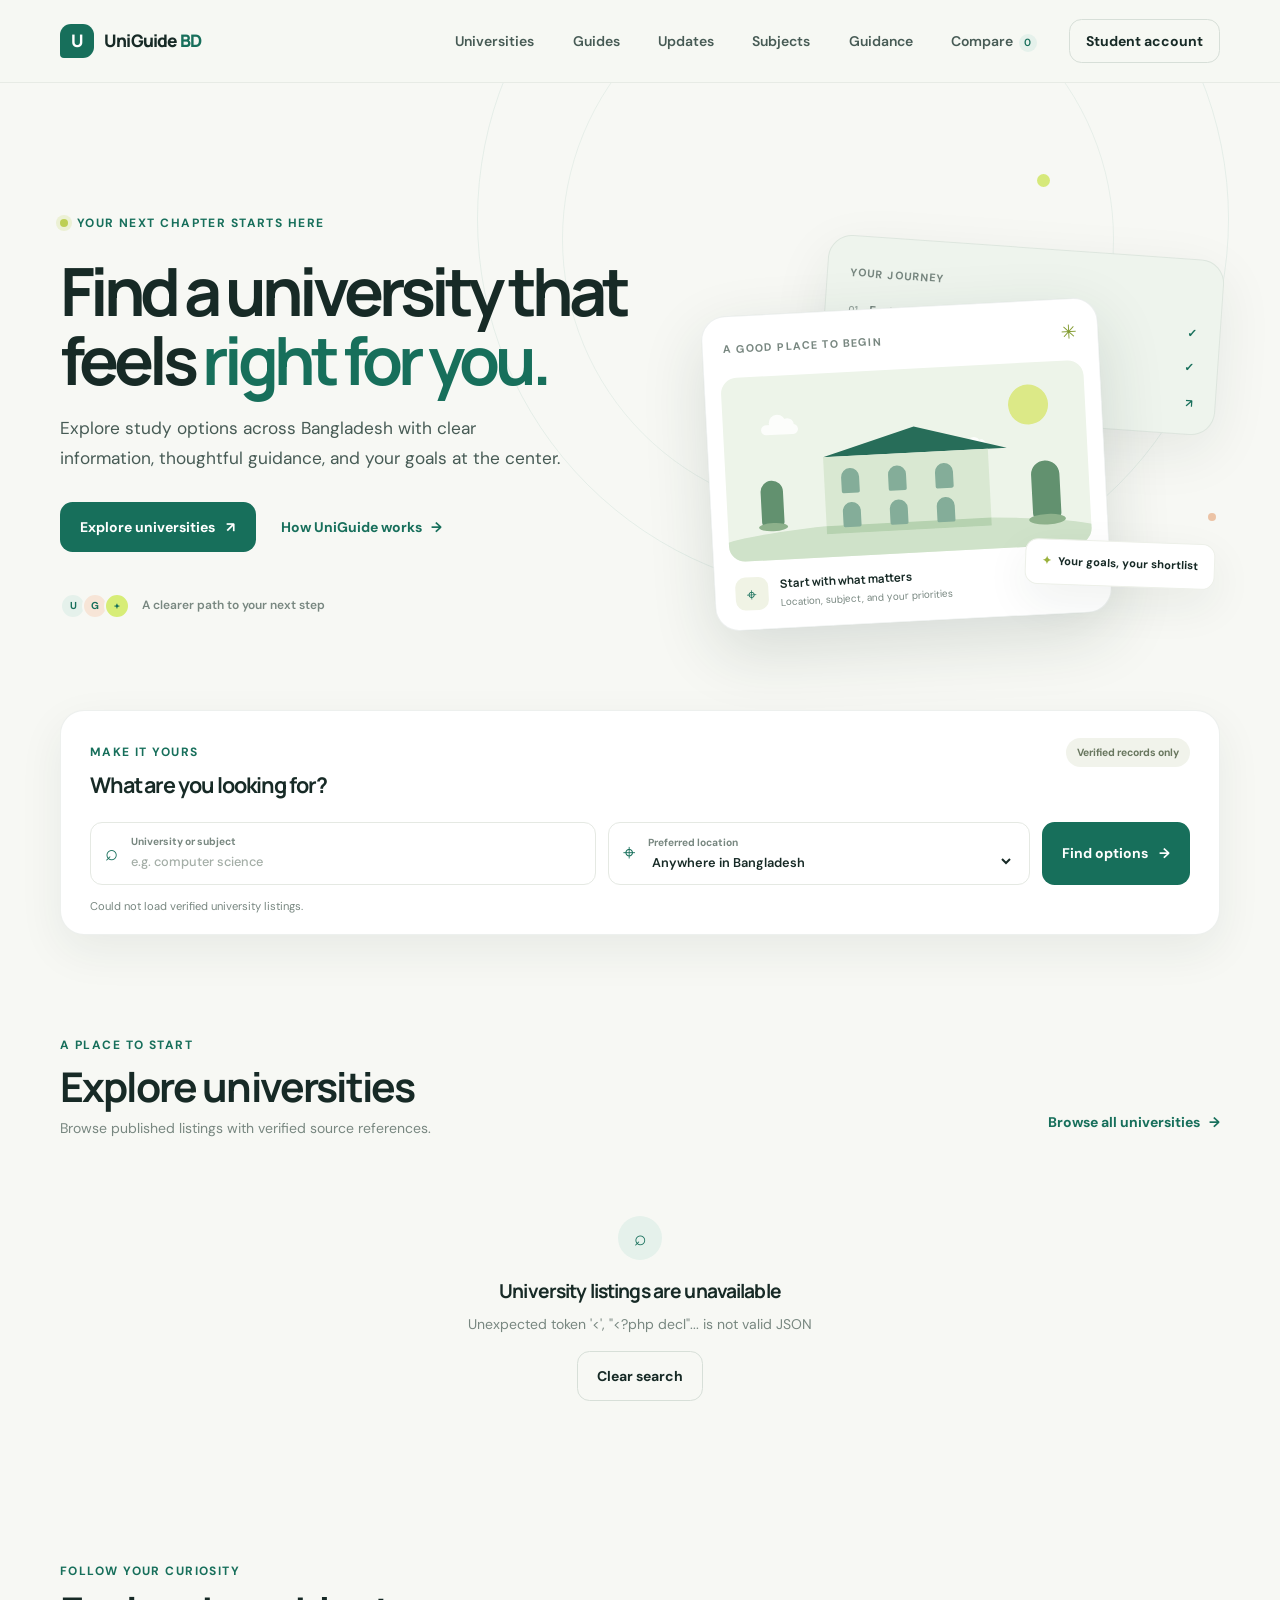
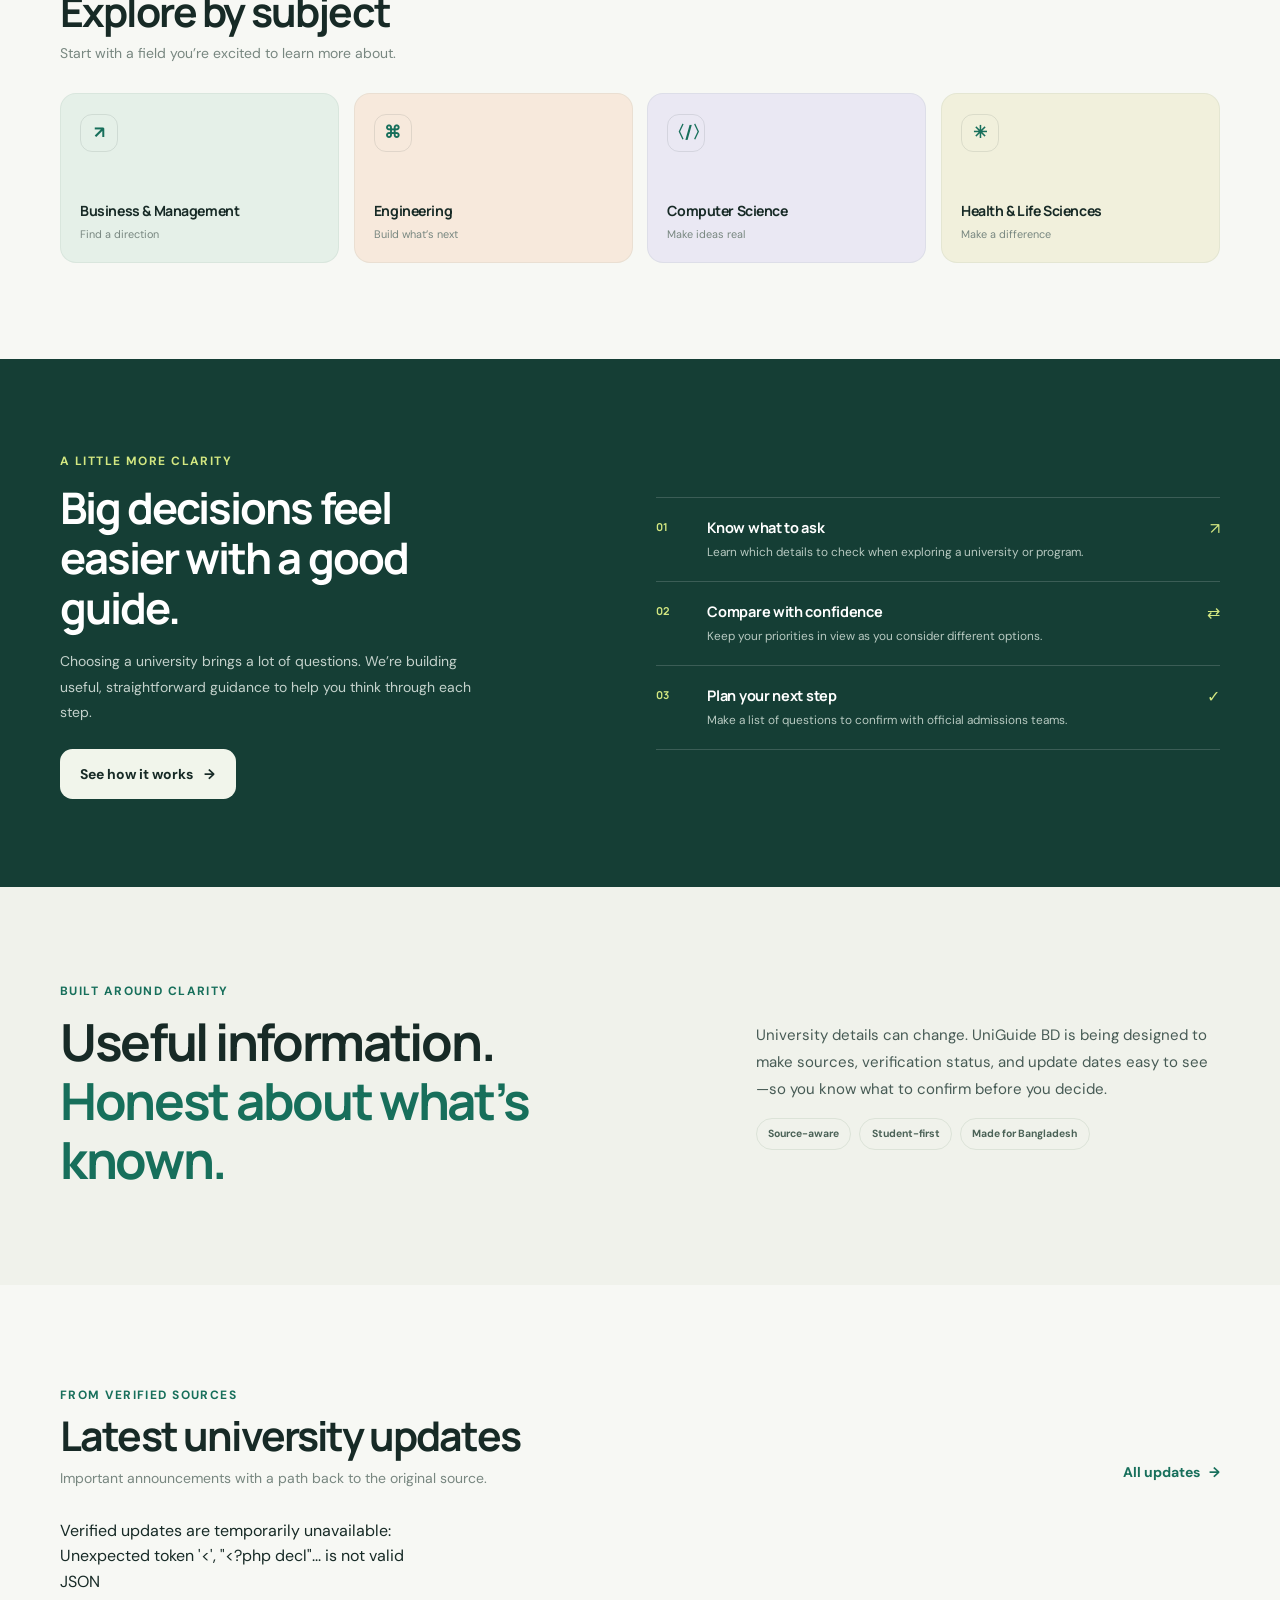
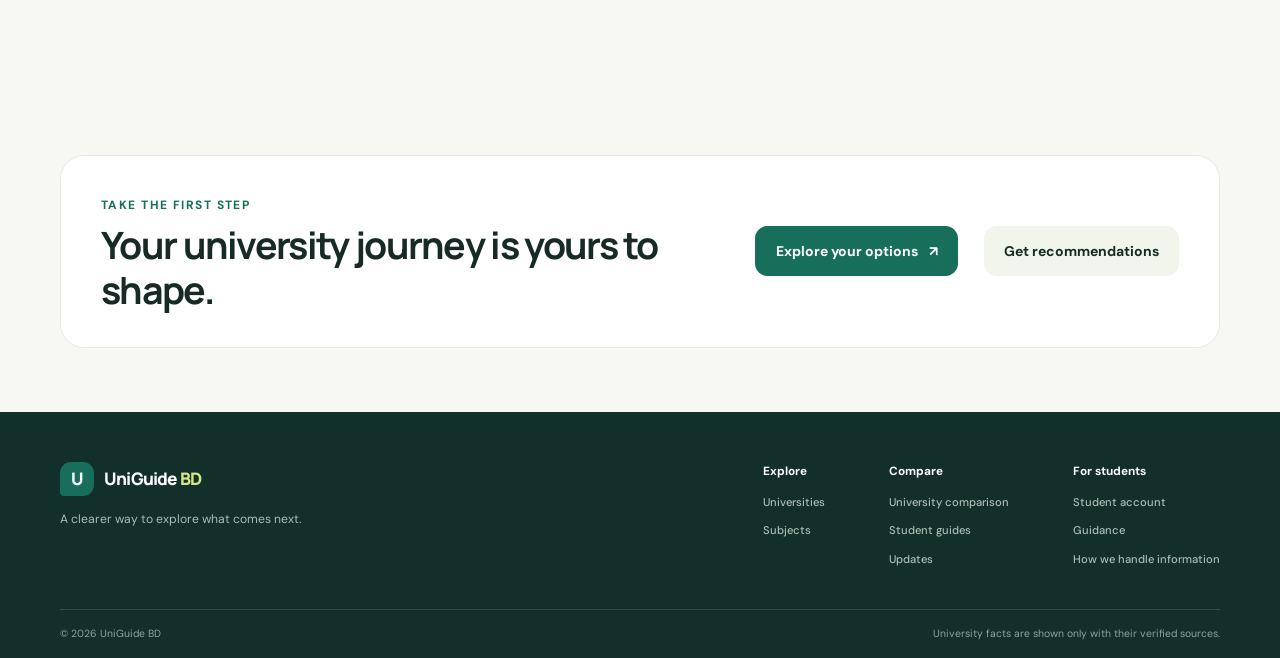
<file: public/index.html>
<!doctype html>
<html lang="en">
<head>
  <meta charset="utf-8">
  <meta name="viewport" content="width=device-width, initial-scale=1">
  <meta name="description" content="Explore Bangladesh private universities, compare study options, and find guidance for your next step.">
  <meta name="theme-color" content="#f7f8f4">
  <meta property="og:title" content="UniGuide BD — Find your university fit">
  <meta property="og:description" content="A clearer way to explore university and study options in Bangladesh.">
  <meta property="og:type" content="website">
  <title>UniGuide BD — Find your university fit</title>
  <link rel="preconnect" href="https://fonts.googleapis.com">
  <link rel="preconnect" href="https://fonts.gstatic.com" crossorigin>
  <link href="https://fonts.googleapis.com/css2?family=DM+Sans:wght@400;500;600;700&family=Manrope:wght@400;500;600;700;800&display=swap" rel="stylesheet">
  <link rel="stylesheet" href="assets/css/design-system.css">
  <link rel="stylesheet" href="assets/css/site.css">
  <script src="assets/js/shared.js" defer></script>
  <script src="assets/js/api.js" defer></script>
  <script src="assets/js/app.js" defer></script>
</head>
<body>
  <a class="skip-link" href="#main">Skip to content</a>
  <header class="site-header">
    <div class="container header-inner">
      <a class="brand" href="index.html" aria-label="UniGuide BD home">
        <span class="brand-mark" aria-hidden="true">U</span>
        <span>UniGuide<span class="brand-country"> BD</span></span>
      </a>
      <button class="menu-toggle" type="button" aria-expanded="false" aria-controls="primary-nav">
        <span class="sr-only">Toggle navigation</span>
        <span class="menu-lines" aria-hidden="true"></span>
      </button>
      <nav class="primary-nav" id="primary-nav" aria-label="Main navigation">
        <a href="universities.html">Universities</a>
        <a href="guides.html">Guides</a>
        <a href="news.html">Updates</a>
        <a href="#subjects">Subjects</a>
        <a href="#guidance">Guidance</a>
        <a href="compare.html">Compare <span class="compare-count" data-compare-count>0</span></a>
      </nav>
      <a class="button button-small button-outline header-action" href="login.html">Student account</a>
    </div>
  </header>

  <main id="main">
    <section class="hero">
      <div class="hero-orb hero-orb-one" aria-hidden="true"></div>
      <div class="hero-orb hero-orb-two" aria-hidden="true"></div>
      <div class="container hero-layout">
        <div class="hero-copy">
          <div class="eyebrow"><span class="eyebrow-dot"></span> Your next chapter starts here</div>
          <h1>Find a university that feels <span>right for you.</span></h1>
          <p class="hero-description">Explore study options across Bangladesh with clear information, thoughtful guidance, and your goals at the center.</p>
          <div class="hero-actions">
            <a class="button button-primary" href="universities.html">Explore universities <span aria-hidden="true">↗</span></a>
            <a class="text-link" href="#guidance">How UniGuide works <span aria-hidden="true">→</span></a>
          </div>
          <div class="hero-note">
            <span class="avatar-stack" aria-hidden="true"><i>U</i><i>G</i><i>+</i></span>
            <span>A clearer path to your next step</span>
          </div>
        </div>
        <div class="hero-visual" aria-label="Illustration of a student planning their university journey">
          <div class="visual-card visual-card-back">
            <span class="visual-label">Your journey</span>
            <div class="journey-step"><span class="step-number">01</span><span>Explore options</span><span class="step-check">✓</span></div>
            <div class="journey-step"><span class="step-number">02</span><span>Compare your fit</span><span class="step-check">✓</span></div>
            <div class="journey-step journey-step-current"><span class="step-number">03</span><span>Plan your next move</span><span class="step-arrow">↗</span></div>
          </div>
          <div class="visual-card visual-card-front">
            <div class="visual-topline"><span class="visual-label">A good place to begin</span><span class="sparkle" aria-hidden="true">✳</span></div>
            <div class="campus-art" aria-hidden="true">
              <div class="sun"></div><div class="cloud cloud-one"></div><div class="cloud cloud-two"></div>
              <div class="building"><div class="building-roof"></div><div class="building-main"><i></i><i></i><i></i><i></i><i></i><i></i></div></div>
              <div class="tree tree-one"></div><div class="tree tree-two"></div><div class="ground"></div>
            </div>
            <div class="visual-caption"><span class="caption-icon" aria-hidden="true">⌖</span><span><strong>Start with what matters</strong><small>Location, subject, and your priorities</small></span></div>
          </div>
          <div class="floating-note"><span aria-hidden="true">✦</span> Your goals, your shortlist</div>
        </div>
      </div>
    </section>

    <section class="search-section" id="discover" aria-labelledby="search-title">
      <div class="container">
        <form class="search-panel" id="discovery-search">
          <div class="search-heading">
            <div><span class="section-kicker">Make it yours</span><h2 id="search-title">What are you looking for?</h2></div>
            <span class="demo-badge">Verified records only</span>
          </div>
          <div class="search-fields">
            <label class="search-field">
              <span class="field-icon" aria-hidden="true">⌕</span>
              <span class="field-content"><span class="field-label">University or subject</span><input id="query" name="query" type="search" placeholder="e.g. computer science" autocomplete="off"></span>
            </label>
            <label class="search-field">
              <span class="field-icon" aria-hidden="true">⌖</span>
              <span class="field-content"><span class="field-label">Preferred location</span>
                <select id="location" name="location">
                  <option value="">Anywhere in Bangladesh</option>
                  <option value="Dhaka">Dhaka</option>
                  <option value="Chattogram">Chattogram</option>
                  <option value="Sylhet">Sylhet</option>
                </select>
              </span>
            </label>
            <button class="button button-primary search-submit" type="submit">Find options <span aria-hidden="true">→</span></button>
          </div>
          <p class="search-helper" id="search-status" role="status">Search the verified directory by university, subject, or location.</p>
        </form>
      </div>
    </section>

    <section class="section universities-section" aria-labelledby="universities-title">
      <div class="container">
        <div class="section-heading">
          <div><span class="section-kicker">A place to start</span><h2 id="universities-title">Explore universities</h2><p>Browse published listings with verified source references.</p></div>
          <a class="text-link" href="universities.html">Browse all universities <span aria-hidden="true">→</span></a>
        </div>
        <div class="university-grid" id="university-list" aria-live="polite"></div>
        <div class="empty-state" id="empty-state" hidden>
          <span class="empty-icon" aria-hidden="true">⌕</span><h3>No verified listings yet</h3><p>The catalog will show universities once the team has entered and verified source-backed information.</p>
          <button class="button button-outline" id="clear-search" type="button">Clear search</button>
        </div>
      </div>
    </section>

    <section class="section subjects-section" id="subjects" aria-labelledby="subjects-title">
      <div class="container">
        <div class="section-heading">
          <div><span class="section-kicker">Follow your curiosity</span><h2 id="subjects-title">Explore by subject</h2><p>Start with a field you’re excited to learn more about.</p></div>
        </div>
        <div class="subject-grid">
          <a class="subject-card subject-mint" href="#discover" data-subject="Business"><span class="subject-icon" aria-hidden="true">↗</span><span><strong>Business &amp; Management</strong><small>Find a direction</small></span><span class="subject-arrow" aria-hidden="true">→</span></a>
          <a class="subject-card subject-peach" href="#discover" data-subject="Engineering"><span class="subject-icon" aria-hidden="true">⌘</span><span><strong>Engineering</strong><small>Build what’s next</small></span><span class="subject-arrow" aria-hidden="true">→</span></a>
          <a class="subject-card subject-lavender" href="#discover" data-subject="Computer Science"><span class="subject-icon" aria-hidden="true">〈/〉</span><span><strong>Computer Science</strong><small>Make ideas real</small></span><span class="subject-arrow" aria-hidden="true">→</span></a>
          <a class="subject-card subject-yellow" href="#discover" data-subject="Health"><span class="subject-icon" aria-hidden="true">✳</span><span><strong>Health &amp; Life Sciences</strong><small>Make a difference</small></span><span class="subject-arrow" aria-hidden="true">→</span></a>
        </div>
      </div>
    </section>

    <section class="guidance-section" id="guidance">
      <div class="container guidance-layout">
        <div class="guidance-copy"><span class="section-kicker">A little more clarity</span><h2>Big decisions feel easier with a good guide.</h2><p>Choosing a university brings a lot of questions. We’re building useful, straightforward guidance to help you think through each step.</p><a class="button button-light" href="#about">See how it works <span aria-hidden="true">→</span></a></div>
        <div class="guidance-points">
          <article class="guidance-point"><span class="point-number">01</span><div><h3>Know what to ask</h3><p>Learn which details to check when exploring a university or program.</p></div><span class="point-symbol" aria-hidden="true">↗</span></article>
          <article class="guidance-point"><span class="point-number">02</span><div><h3>Compare with confidence</h3><p>Keep your priorities in view as you consider different options.</p></div><span class="point-symbol" aria-hidden="true">⇄</span></article>
          <article class="guidance-point"><span class="point-number">03</span><div><h3>Plan your next step</h3><p>Make a list of questions to confirm with official admissions teams.</p></div><span class="point-symbol" aria-hidden="true">✓</span></article>
        </div>
      </div>
    </section>

    <section class="trust-section" id="about">
      <div class="container trust-layout">
        <div><span class="section-kicker">Built around clarity</span><h2>Useful information.<br><span>Honest about what’s known.</span></h2></div>
        <div class="trust-copy"><p>University details can change. UniGuide BD is being designed to make sources, verification status, and update dates easy to see—so you know what to confirm before you decide.</p><div class="trust-tags"><span>Source-aware</span><span>Student-first</span><span>Made for Bangladesh</span></div></div>
      </div>
    </section>

    <section class="section" aria-labelledby="latest-updates-title">
      <div class="container">
        <div class="section-heading"><div><span class="section-kicker">From verified sources</span><h2 id="latest-updates-title">Latest university updates</h2><p>Important announcements with a path back to the original source.</p></div><a class="text-link" href="news.html">All updates <span aria-hidden="true">→</span></a></div>
        <div class="catalog-card-grid" id="latest-updates" aria-live="polite"><p class="catalog-meta">Loading verified updates…</p></div>
      </div>
    </section>

    <section class="closing-cta">
      <div class="container closing-inner"><div><span class="section-kicker">Take the first step</span><h2>Your university journey is yours to shape.</h2></div><div class="hero-actions"><a class="button button-primary" href="universities.html">Explore your options <span aria-hidden="true">↗</span></a><a class="button button-light" href="login.html">Get recommendations</a></div></div>
    </section>
  </main>

  <footer class="site-footer">
    <div class="container footer-main">
      <div class="footer-brand"><a class="brand brand-light" href="index.html"><span class="brand-mark" aria-hidden="true">U</span><span>UniGuide<span class="brand-country"> BD</span></span></a><p>A clearer way to explore what comes next.</p></div>
      <div class="footer-links"><div><strong>Explore</strong><a href="universities.html">Universities</a><a href="#subjects">Subjects</a></div><div><strong>Compare</strong><a href="compare.html">University comparison</a><a href="guides.html">Student guides</a><a href="news.html">Updates</a></div><div><strong>For students</strong><a href="login.html">Student account</a><a href="#guidance">Guidance</a><a href="#about">How we handle information</a></div></div>
    </div>
    <div class="container footer-bottom"><span>© <span id="current-year"></span> UniGuide BD</span><span>University facts are shown only with their verified sources.</span></div>
  </footer>
</body>
</html>
</file>
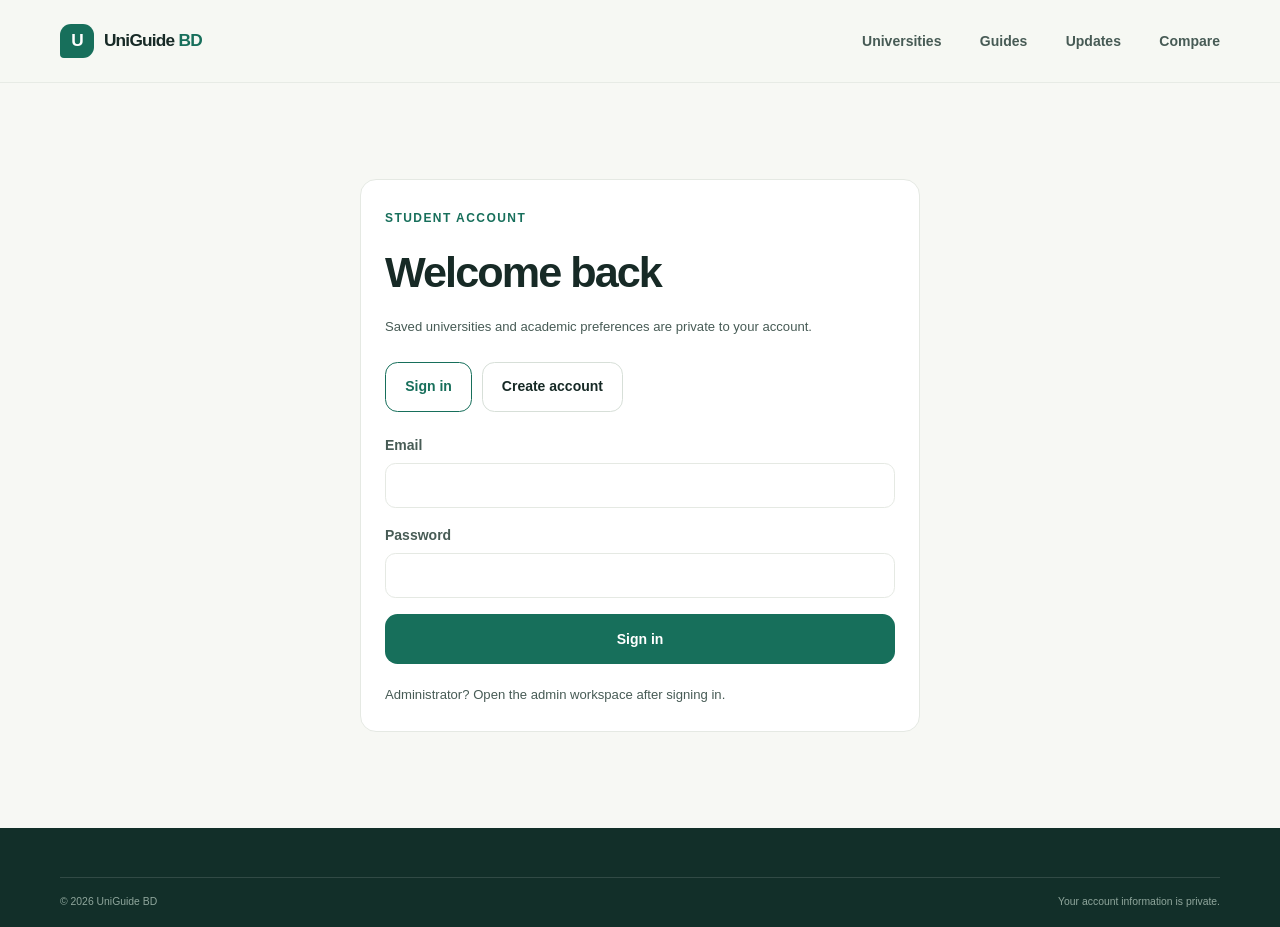
<file: public/admin.html>
<!doctype html>
<html lang="en">
<head>
  <meta charset="utf-8">
  <meta name="viewport" content="width=device-width, initial-scale=1">
  <meta name="description" content="Protected UniGuide BD administration for verified university information.">
  <title>Admin workspace | UniGuide BD</title>
  <link rel="stylesheet" href="assets/css/design-system.css">
  <link rel="stylesheet" href="assets/css/site.css">
  <script src="assets/js/shared.js" defer></script>
  <script src="assets/js/api.js" defer></script>
  <script src="assets/js/admin.js" defer></script>
</head>
<body>
  <a class="skip-link" href="#main">Skip to content</a>
  <header class="site-header"><div class="container header-inner">
    <a class="brand" href="index.html"><span class="brand-mark" aria-hidden="true">U</span><span>UniGuide<span class="brand-country"> BD</span></span></a>
    <nav class="primary-nav" aria-label="Main navigation"><a href="universities.html">Public site</a><a href="student.html">Student dashboard</a></nav>
    <button class="button button-small button-outline" id="admin-sign-out" type="button">Sign out</button>
  </div></header>
  <main id="main">
    <section class="page-hero"><div class="container page-hero-inner"><div><span class="section-kicker">Content administration</span><h1>Review and manage <span>catalog data.</span></h1><p>Only publish facts with a verified source. Changes are logged for review.</p></div></div></section>
    <section class="section"><div class="container admin-layout">
      <aside class="admin-sidebar profile-panel"><span class="section-kicker">Workspace</span><label for="admin-resource">Manage</label><select id="admin-resource">
        <option value="universities">Universities</option><option value="sources">Sources</option><option value="programs">Programs</option><option value="program-fees">Program fees</option><option value="admission-requirements">Admission requirements</option><option value="scholarships">Scholarships</option><option value="rankings">Rankings</option><option value="news">News and updates</option><option value="guides">Student guides</option>
      </select><p class="admin-hint">Draft content stays private. Publish only after checking the linked source.</p></aside>
      <section class="admin-main profile-panel" aria-labelledby="admin-title">
        <div class="admin-heading"><div><span class="section-kicker">Management</span><h2 id="admin-title">Universities</h2></div><button class="button button-primary" id="add-record" type="button">Add new</button></div>
        <div class="admin-toolbar"><label>Search <input id="admin-search" type="search" placeholder="Search records"></label><label>Filter <select id="admin-filter"><option value="">All statuses</option></select></label><label>Sort by <select id="admin-sort"></select></label><label>Order <select id="admin-direction"><option value="ASC">Ascending</option><option value="DESC">Descending</option></select></label><button class="button button-outline" id="run-search" type="button">Apply</button></div>
        <p id="admin-status" role="status" aria-live="polite"></p>
        <div class="admin-table-scroll"><table class="admin-table"><thead id="admin-table-head"></thead><tbody id="admin-table-body"></tbody></table></div>
        <nav class="directory-pagination" id="admin-pagination" aria-label="Admin record pages" hidden><button class="button button-outline" type="button" data-page="previous">Previous</button><span data-page-label aria-live="polite"></span><button class="button button-outline" type="button" data-page="next">Next</button></nav>
      </section>
    </div></section>
  </main>
  <dialog id="record-dialog" aria-labelledby="record-dialog-title"><form id="record-form" class="admin-form"><div class="admin-heading"><h2 id="record-dialog-title">New record</h2><button class="text-button" type="button" data-close-dialog>Close</button></div><div id="record-fields"></div><p id="record-error" role="alert"></p><div class="admin-form-actions"><button class="button button-outline" type="button" data-close-dialog>Cancel</button><button class="button button-primary" type="submit">Save record</button></div></form></dialog>
  <dialog id="details-dialog" aria-labelledby="details-title"><div class="profile-panel"><div class="admin-heading"><h2 id="details-title">Record details</h2><button class="text-button" type="button" data-close-dialog>Close</button></div><dl id="record-details"></dl></div></dialog>
  <footer class="site-footer"><div class="container footer-bottom"><span>© <span id="current-year"></span> UniGuide BD</span><span>Admin changes are recorded in the audit log.</span></div></footer>
</body>
</html>
</file>
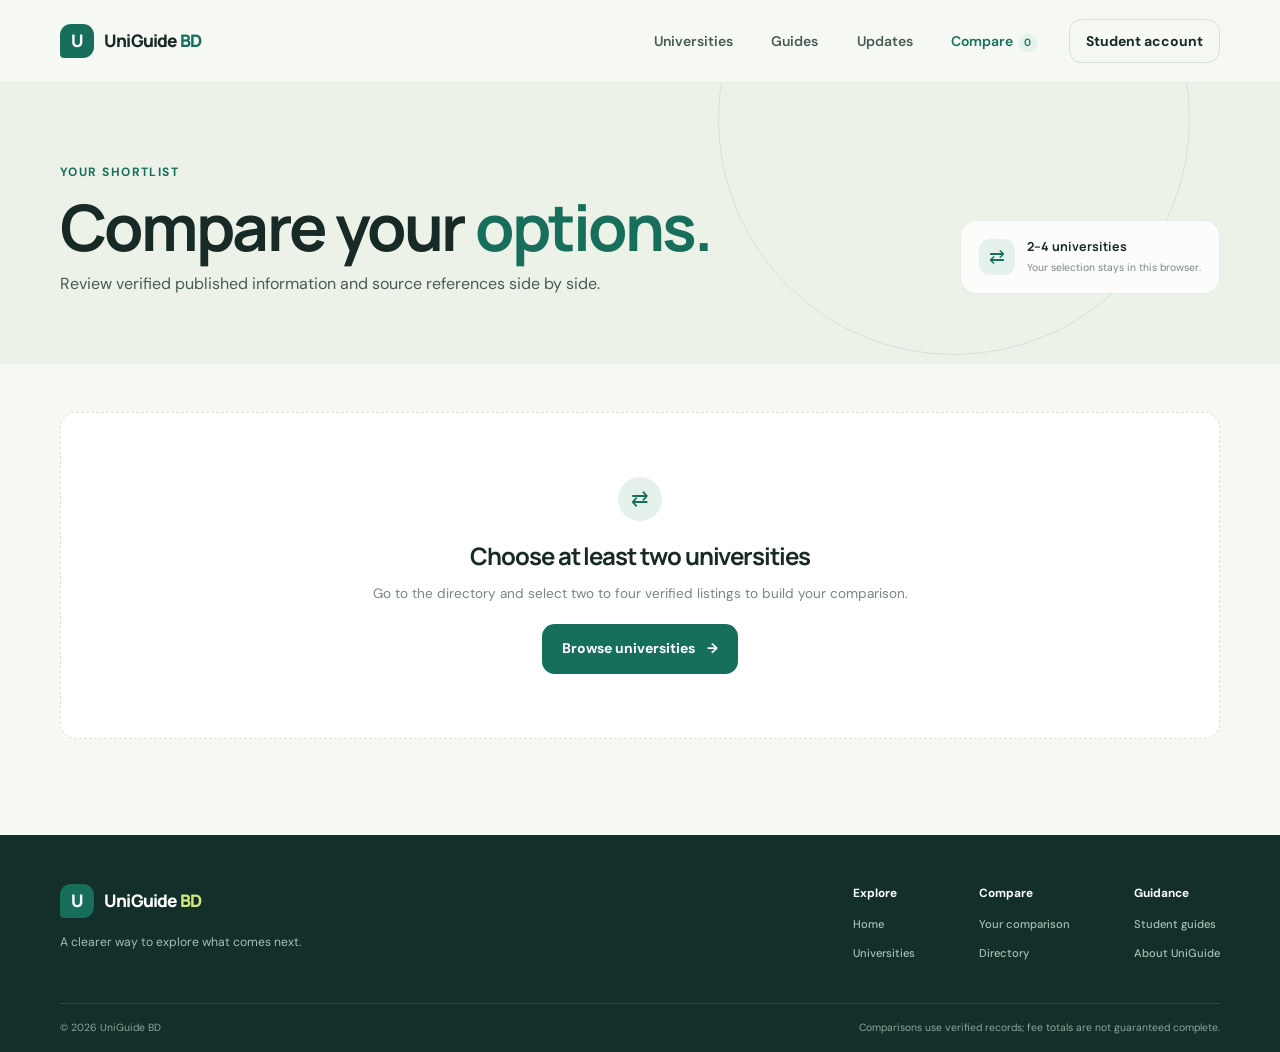
<file: public/compare.html>
<!doctype html>
<html lang="en">
<head>
  <meta charset="utf-8">
  <meta name="viewport" content="width=device-width, initial-scale=1">
  <meta name="description" content="Compare verified university programs, fees, admissions, and sources on UniGuide BD.">
  <meta name="theme-color" content="#f7f8f4">
  <title>Compare Universities | UniGuide BD</title>
  <link rel="preconnect" href="https://fonts.googleapis.com">
  <link rel="preconnect" href="https://fonts.gstatic.com" crossorigin>
  <link href="https://fonts.googleapis.com/css2?family=DM+Sans:wght@400;500;600;700&family=Manrope:wght@400;500;600;700;800&display=swap" rel="stylesheet">
  <link rel="stylesheet" href="assets/css/design-system.css">
  <link rel="stylesheet" href="assets/css/site.css">
  <script src="assets/js/shared.js" defer></script>
  <script src="assets/js/api.js" defer></script>
  <script src="assets/js/compare.js" defer></script>
</head>
<body>
  <a class="skip-link" href="#main">Skip to content</a>
  <header class="site-header">
    <div class="container header-inner">
      <a class="brand" href="index.html" aria-label="UniGuide BD home"><span class="brand-mark" aria-hidden="true">U</span><span>UniGuide<span class="brand-country"> BD</span></span></a>
      <button class="menu-toggle" type="button" aria-expanded="false" aria-controls="primary-nav"><span class="sr-only">Toggle navigation</span><span class="menu-lines" aria-hidden="true"></span></button>
      <nav class="primary-nav" id="primary-nav" aria-label="Main navigation">
        <a href="universities.html">Universities</a><a href="guides.html">Guides</a><a href="news.html">Updates</a><a href="compare.html" aria-current="page">Compare <span class="compare-count" data-compare-count>0</span></a>
      </nav>
      <a class="button button-small button-outline header-action" href="login.html">Student account</a>
    </div>
  </header>
  <main id="main">
    <section class="page-hero compare-hero">
      <div class="container page-hero-inner"><div><span class="section-kicker">Your shortlist</span><h1>Compare your <span>options.</span></h1><p>Review verified published information and source references side by side.</p></div><div class="page-hero-note"><span aria-hidden="true">⇄</span><span><strong>2–4 universities</strong><small>Your selection stays in this browser.</small></span></div></div>
    </section>
    <section class="section compare-section">
      <div class="container">
        <div class="comparison-empty" id="comparison-empty" hidden><span class="empty-icon" aria-hidden="true">⇄</span><h2>Choose at least two universities</h2><p>Go to the directory and select two to four verified listings to build your comparison.</p><a class="button button-primary" href="universities.html">Browse universities <span aria-hidden="true">→</span></a></div>
        <div id="comparison-content" hidden>
          <div class="comparison-heading"><div><span class="section-kicker">Side-by-side view</span><h2 id="comparison-title">Your comparison</h2></div><button class="button button-outline" id="clear-comparison" type="button">Clear all</button></div>
          <p class="comparison-status" id="comparison-status" role="status"></p>
          <div class="comparison-scroll"><table class="comparison-table"><thead id="comparison-head"></thead><tbody id="comparison-body"></tbody></table></div>
          <p class="comparison-footnote">Fee entries may not cover the full cost of a program. Confirm current details with official university sources.</p>
        </div>
      </div>
    </section>
  </main>
  <footer class="site-footer"><div class="container footer-main"><div class="footer-brand"><a class="brand brand-light" href="index.html"><span class="brand-mark" aria-hidden="true">U</span><span>UniGuide<span class="brand-country"> BD</span></span></a><p>A clearer way to explore what comes next.</p></div><div class="footer-links"><div><strong>Explore</strong><a href="index.html">Home</a><a href="universities.html">Universities</a></div><div><strong>Compare</strong><a href="compare.html">Your comparison</a><a href="universities.html">Directory</a></div><div><strong>Guidance</strong><a href="guides.html">Student guides</a><a href="index.html#about">About UniGuide</a></div></div></div><div class="container footer-bottom"><span>© <span id="current-year"></span> UniGuide BD</span><span>Comparisons use verified records; fee totals are not guaranteed complete.</span></div></footer>
</body>
</html>
</file>
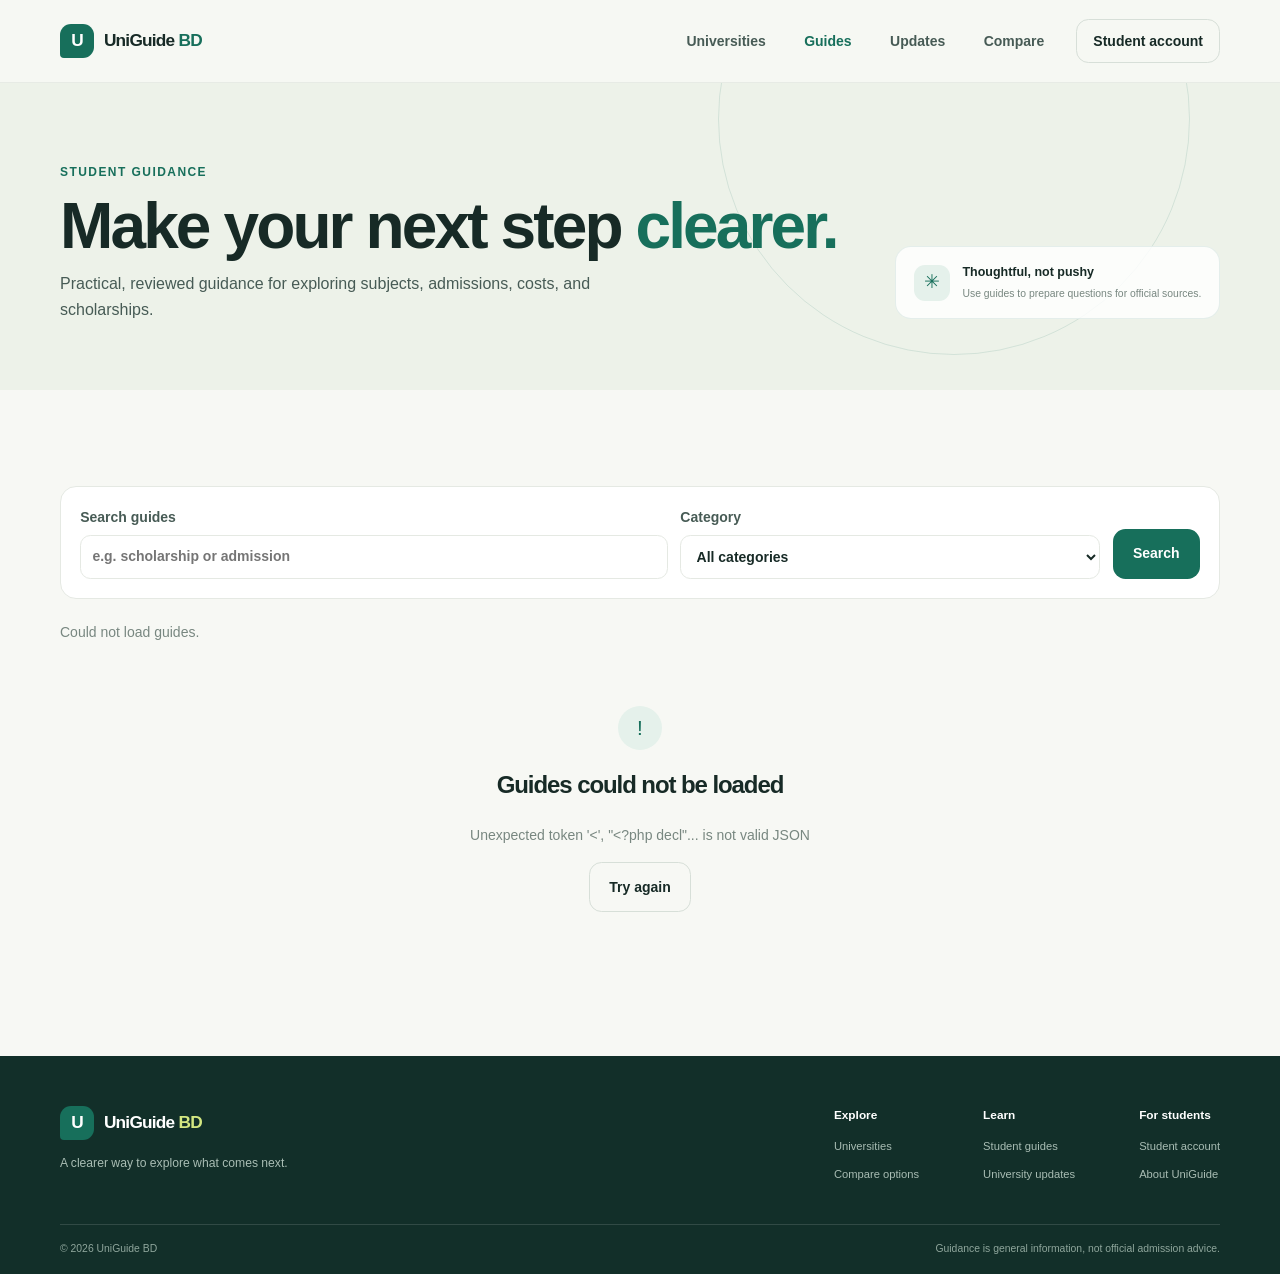
<file: public/guides.html>
<!doctype html>
<html lang="en">
<head>
  <meta charset="utf-8">
  <meta name="viewport" content="width=device-width, initial-scale=1">
  <meta name="description" content="Read practical guides to university admissions, subjects, tuition, scholarships, and choosing a university in Bangladesh.">
  <meta name="theme-color" content="#f7f8f4">
  <title>Student Guides | UniGuide BD</title>
  <link rel="stylesheet" href="assets/css/design-system.css">
  <link rel="stylesheet" href="assets/css/site.css">
  <script src="assets/js/shared.js" defer></script>
  <script src="assets/js/api.js" defer></script>
  <script src="assets/js/catalog-pages.js" defer></script>
</head>
<body data-catalog-resource="guides">
  <a class="skip-link" href="#main">Skip to content</a>
  <header class="site-header"><div class="container header-inner">
    <a class="brand" href="index.html" aria-label="UniGuide BD home"><span class="brand-mark" aria-hidden="true">U</span><span>UniGuide<span class="brand-country"> BD</span></span></a>
    <nav class="primary-nav" id="primary-nav" aria-label="Main navigation"><a href="universities.html">Universities</a><a href="guides.html" aria-current="page">Guides</a><a href="news.html">Updates</a><a href="compare.html">Compare</a></nav>
    <a class="button button-small button-outline header-action" href="login.html">Student account</a>
  </div></header>
  <main id="main">
    <section class="page-hero"><div class="container page-hero-inner"><div><span class="section-kicker">Student guidance</span><h1>Make your next step <span>clearer.</span></h1><p>Practical, reviewed guidance for exploring subjects, admissions, costs, and scholarships.</p></div><div class="page-hero-note"><span aria-hidden="true">✳</span><span><strong>Thoughtful, not pushy</strong><small>Use guides to prepare questions for official sources.</small></span></div></div></section>
    <section class="section"><div class="container">
      <form class="catalog-filters" id="catalog-filters"><label>Search guides<input id="catalog-query" type="search" placeholder="e.g. scholarship or admission"></label><label>Category<select id="catalog-category"><option value="">All categories</option></select></label><button class="button button-primary" type="submit">Search</button></form>
      <p class="catalog-status" id="catalog-status" role="status" aria-live="polite">Loading guides…</p>
      <div class="catalog-card-grid" id="catalog-list" aria-live="polite"></div>
      <article class="profile-panel catalog-article" id="catalog-article" hidden></article>
      <div class="empty-state" id="catalog-empty" hidden><span class="empty-icon" aria-hidden="true">✳</span><h2>No guides found</h2><p>There are no published guides matching this search yet.</p></div>
      <div class="empty-state" id="catalog-error" hidden role="alert"><span class="empty-icon" aria-hidden="true">!</span><h2>Guides could not be loaded</h2><p></p><button class="button button-outline" type="button" data-retry>Try again</button></div>
      <nav class="directory-pagination" id="catalog-pagination" aria-label="Guide pages" hidden><button class="button button-outline" type="button" data-page="previous">Previous</button><span data-page-label aria-live="polite"></span><button class="button button-outline" type="button" data-page="next">Next</button></nav>
    </div></section>
  </main>
  <footer class="site-footer"><div class="container footer-main"><div class="footer-brand"><a class="brand brand-light" href="index.html"><span class="brand-mark" aria-hidden="true">U</span><span>UniGuide<span class="brand-country"> BD</span></span></a><p>A clearer way to explore what comes next.</p></div><div class="footer-links"><div><strong>Explore</strong><a href="universities.html">Universities</a><a href="compare.html">Compare options</a></div><div><strong>Learn</strong><a href="guides.html">Student guides</a><a href="news.html">University updates</a></div><div><strong>For students</strong><a href="login.html">Student account</a><a href="index.html#about">About UniGuide</a></div></div></div><div class="container footer-bottom"><span>© <span id="current-year"></span> UniGuide BD</span><span>Guidance is general information, not official admission advice.</span></div></footer>
</body>
</html>
</file>
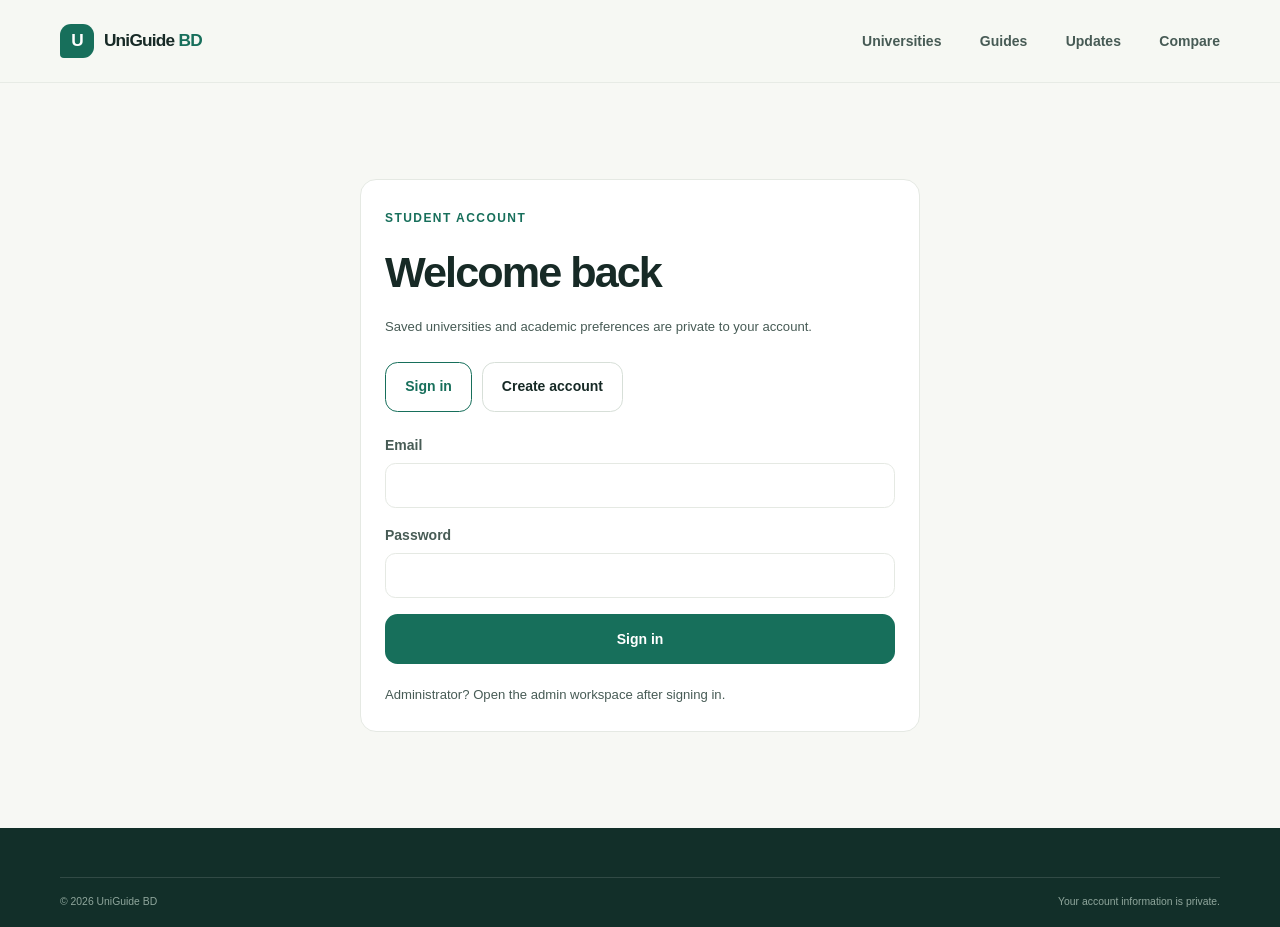
<file: public/login.html>
<!doctype html>
<html lang="en">
<head>
  <meta charset="utf-8">
  <meta name="viewport" content="width=device-width, initial-scale=1">
  <meta name="description" content="Sign in or create a private UniGuide BD student account.">
  <title>Student account | UniGuide BD</title>
  <link rel="stylesheet" href="assets/css/design-system.css">
  <link rel="stylesheet" href="assets/css/site.css">
  <script src="assets/js/shared.js" defer></script>
  <script src="assets/js/api.js" defer></script>
  <script src="assets/js/login.js" defer></script>
</head>
<body>
  <a class="skip-link" href="#main">Skip to content</a>
  <header class="site-header"><div class="container header-inner">
    <a class="brand" href="index.html"><span class="brand-mark" aria-hidden="true">U</span><span>UniGuide<span class="brand-country"> BD</span></span></a>
    <nav class="primary-nav" aria-label="Main navigation"><a href="universities.html">Universities</a><a href="guides.html">Guides</a><a href="news.html">Updates</a><a href="compare.html">Compare</a></nav>
  </div></header>
  <main id="main" class="section">
    <div class="container auth-layout">
      <section class="profile-panel auth-panel">
        <span class="section-kicker">Student account</span>
        <h1 id="auth-title">Welcome back</h1>
        <p>Saved universities and academic preferences are private to your account.</p>
        <div class="auth-tabs" role="group" aria-label="Choose account action">
          <button type="button" class="button button-outline is-active" data-auth-mode="login" aria-pressed="true">Sign in</button>
          <button type="button" class="button button-outline" data-auth-mode="register" aria-pressed="false">Create account</button>
        </div>
        <form id="login-form">
          <label>Email <input name="email" type="email" autocomplete="email" required maxlength="254"></label>
          <label>Password <input name="password" type="password" autocomplete="current-password" required maxlength="128"></label>
          <button class="button button-primary" type="submit">Sign in</button>
        </form>
        <form id="register-form" hidden>
          <label>Full name <input name="name" autocomplete="name" required maxlength="150"></label>
          <label>Email <input name="email" type="email" autocomplete="email" required maxlength="254"></label>
          <label>Password <input name="password" type="password" autocomplete="new-password" required minlength="12" maxlength="128"></label>
          <label>Confirm password <input name="password_confirmation" type="password" autocomplete="new-password" required minlength="12" maxlength="128"></label>
          <button class="button button-primary" type="submit">Create account</button>
        </form>
        <p id="auth-status" role="status" aria-live="polite"></p>
        <p class="catalog-meta">Administrator? <a href="admin.html">Open the admin workspace</a> after signing in.</p>
      </section>
    </div>
  </main>
  <footer class="site-footer"><div class="container footer-bottom"><span>© <span id="current-year"></span> UniGuide BD</span><span>Your account information is private.</span></div></footer>
</body>
</html>
</file>
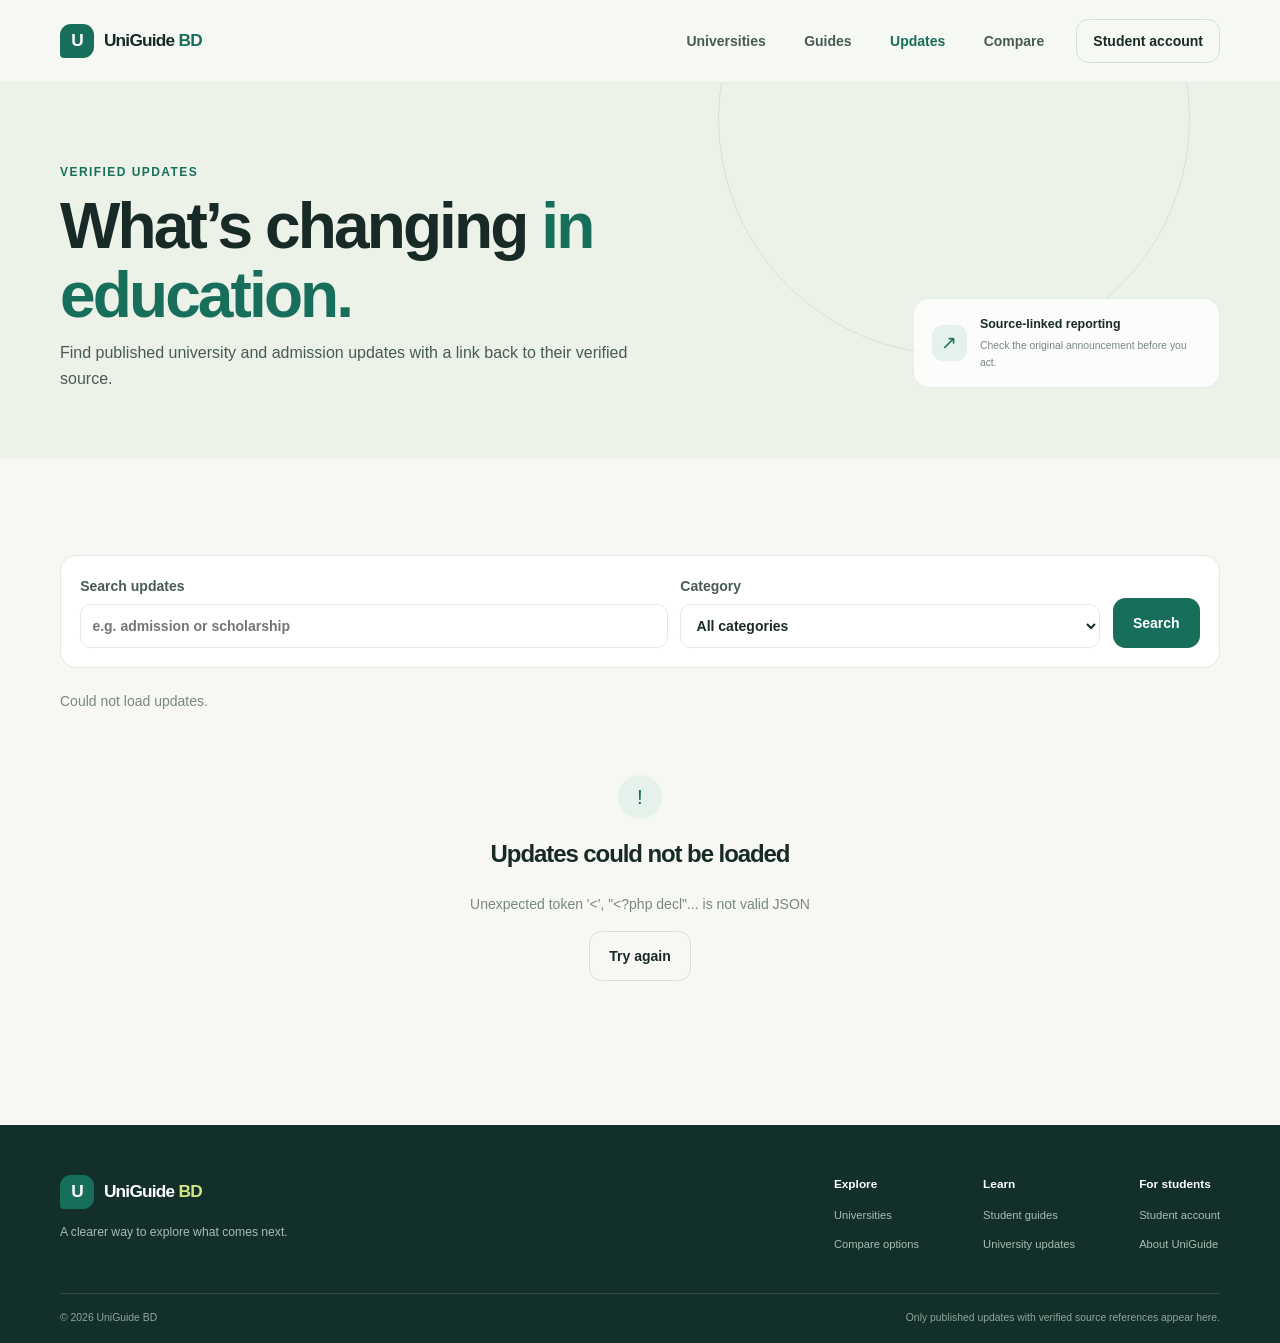
<file: public/news.html>
<!doctype html>
<html lang="en">
<head>
  <meta charset="utf-8">
  <meta name="viewport" content="width=device-width, initial-scale=1">
  <meta name="description" content="Browse source-verified university admission, scholarship, ranking, program, and campus updates in Bangladesh.">
  <meta name="theme-color" content="#f7f8f4">
  <title>University Updates | UniGuide BD</title>
  <link rel="stylesheet" href="assets/css/design-system.css">
  <link rel="stylesheet" href="assets/css/site.css">
  <script src="assets/js/shared.js" defer></script>
  <script src="assets/js/api.js" defer></script>
  <script src="assets/js/catalog-pages.js" defer></script>
</head>
<body data-catalog-resource="news">
  <a class="skip-link" href="#main">Skip to content</a>
  <header class="site-header"><div class="container header-inner">
    <a class="brand" href="index.html" aria-label="UniGuide BD home"><span class="brand-mark" aria-hidden="true">U</span><span>UniGuide<span class="brand-country"> BD</span></span></a>
    <nav class="primary-nav" id="primary-nav" aria-label="Main navigation"><a href="universities.html">Universities</a><a href="guides.html">Guides</a><a href="news.html" aria-current="page">Updates</a><a href="compare.html">Compare</a></nav>
    <a class="button button-small button-outline header-action" href="login.html">Student account</a>
  </div></header>
  <main id="main">
    <section class="page-hero"><div class="container page-hero-inner"><div><span class="section-kicker">Verified updates</span><h1>What’s changing <span>in education.</span></h1><p>Find published university and admission updates with a link back to their verified source.</p></div><div class="page-hero-note"><span aria-hidden="true">↗</span><span><strong>Source-linked reporting</strong><small>Check the original announcement before you act.</small></span></div></div></section>
    <section class="section"><div class="container">
      <form class="catalog-filters" id="catalog-filters"><label>Search updates<input id="catalog-query" type="search" placeholder="e.g. admission or scholarship"></label><label>Category<select id="catalog-category"><option value="">All categories</option></select></label><button class="button button-primary" type="submit">Search</button></form>
      <p class="catalog-status" id="catalog-status" role="status" aria-live="polite">Loading verified updates…</p>
      <div class="catalog-card-grid" id="catalog-list" aria-live="polite"></div>
      <article class="profile-panel catalog-article" id="catalog-article" hidden></article>
      <div class="empty-state" id="catalog-empty" hidden><span class="empty-icon" aria-hidden="true">↗</span><h2>No verified updates found</h2><p>There are no published updates matching this search yet.</p></div>
      <div class="empty-state" id="catalog-error" hidden role="alert"><span class="empty-icon" aria-hidden="true">!</span><h2>Updates could not be loaded</h2><p></p><button class="button button-outline" type="button" data-retry>Try again</button></div>
      <nav class="directory-pagination" id="catalog-pagination" aria-label="Update pages" hidden><button class="button button-outline" type="button" data-page="previous">Previous</button><span data-page-label aria-live="polite"></span><button class="button button-outline" type="button" data-page="next">Next</button></nav>
    </div></section>
  </main>
  <footer class="site-footer"><div class="container footer-main"><div class="footer-brand"><a class="brand brand-light" href="index.html"><span class="brand-mark" aria-hidden="true">U</span><span>UniGuide<span class="brand-country"> BD</span></span></a><p>A clearer way to explore what comes next.</p></div><div class="footer-links"><div><strong>Explore</strong><a href="universities.html">Universities</a><a href="compare.html">Compare options</a></div><div><strong>Learn</strong><a href="guides.html">Student guides</a><a href="news.html">University updates</a></div><div><strong>For students</strong><a href="login.html">Student account</a><a href="index.html#about">About UniGuide</a></div></div></div><div class="container footer-bottom"><span>© <span id="current-year"></span> UniGuide BD</span><span>Only published updates with verified source references appear here.</span></div></footer>
</body>
</html>
</file>
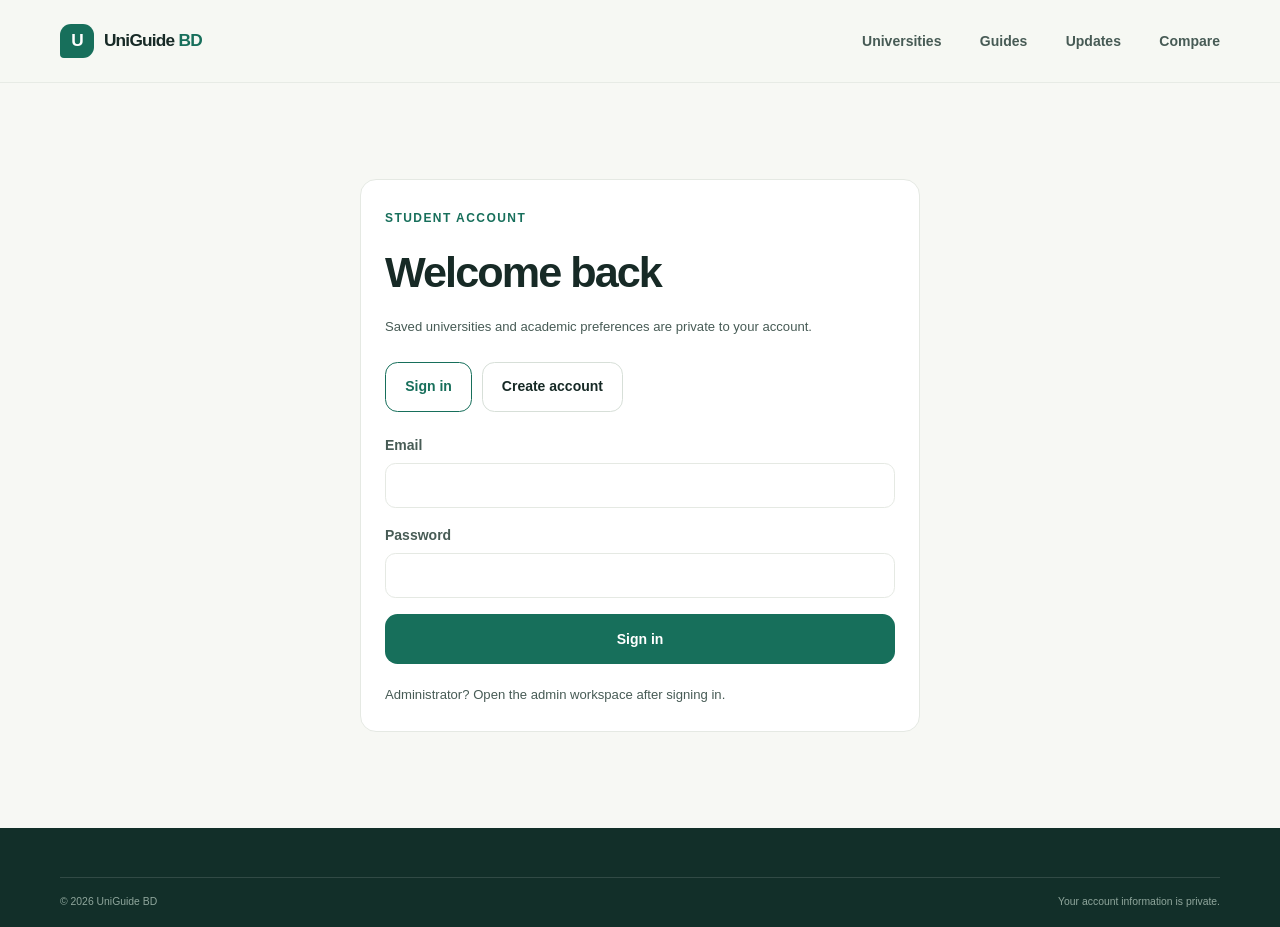
<file: public/student.html>
<!doctype html>
<html lang="en">
<head>
  <meta charset="utf-8">
  <meta name="viewport" content="width=device-width, initial-scale=1">
  <meta name="description" content="Manage your UniGuide BD student profile, saved universities, and recommendations.">
  <title>Student dashboard | UniGuide BD</title>
  <link rel="stylesheet" href="assets/css/design-system.css">
  <link rel="stylesheet" href="assets/css/site.css">
  <script src="assets/js/shared.js" defer></script>
  <script src="assets/js/api.js" defer></script>
  <script src="assets/js/student.js" defer></script>
</head>
<body>
  <a class="skip-link" href="#main">Skip to content</a>
  <header class="site-header"><div class="container header-inner">
    <a class="brand" href="index.html"><span class="brand-mark" aria-hidden="true">U</span><span>UniGuide<span class="brand-country"> BD</span></span></a>
    <nav class="primary-nav" id="primary-nav" aria-label="Main navigation"><a href="universities.html">Universities</a><a href="guides.html">Guides</a><a href="news.html">Updates</a><a href="compare.html">Compare</a></nav>
    <button class="button button-small button-outline" type="button" id="sign-out">Sign out</button>
  </div></header>
  <main id="main">
    <section class="page-hero"><div class="container page-hero-inner"><div><span class="section-kicker">Student dashboard</span><h1>Hello, <span id="student-name">student.</span></h1><p>Your profile and saved items are visible only to you.</p></div></div></section>
    <section class="section"><div class="container student-layout">
      <section class="profile-panel">
        <div class="panel-heading"><div><span class="section-kicker">Your information</span><h2>Academic profile</h2></div></div>
        <div class="completion-track"><span id="profile-completion">Profile completion: 0%</span><progress id="profile-progress" max="100" value="0">0%</progress></div>
        <form id="student-profile-form" class="student-profile-form">
          <label>SSC GPA <input name="ssc_gpa" type="number" min="0" max="5" step="0.01"></label>
          <label>SSC group <input name="ssc_group" maxlength="60"></label>
          <label>SSC passing year <input name="ssc_passing_year" type="number" min="1980" max="2100"></label>
          <label>HSC GPA <input name="hsc_gpa" type="number" min="0" max="5" step="0.01"></label>
          <label>HSC group <input name="hsc_group" maxlength="60"></label>
          <label>HSC passing year <input name="hsc_passing_year" type="number" min="1980" max="2100"></label>
          <label class="student-wide">O/A-level or equivalent details (optional)
            <textarea name="equivalent_qualification" rows="3" placeholder='Example: {"qualification":"A-level","subjects":["Mathematics","Biology"]}'></textarea>
          </label>
          <label>Preferred subject <input name="preferred_subject" maxlength="120"></label>
          <label>Preferred location <input name="preferred_location" maxlength="100"></label>
          <label>Maximum budget (BDT) <input name="maximum_budget" type="number" min="0" step="0.01"></label>
          <label>Campus preference <input name="campus_preference" maxlength="80"></label>
          <label>Scholarship preference
            <select name="scholarship_preference"><option value="">No preference set</option><option value="true">Prefer scholarships</option><option value="false">No preference</option></select>
          </label>
          <label>Admission test preference
            <select name="admission_test_preference"><option value="unknown">Not sure</option><option value="required">Required</option><option value="preferred">Preferred</option><option value="not_required">Not required</option></select>
          </label>
          <button class="button button-primary" type="submit">Save profile</button>
        </form>
        <p id="profile-status" role="status"></p>
      </section>
      <aside class="student-sidebar">
        <section class="profile-panel"><span class="section-kicker">Your shortlist</span><h2>Saved universities</h2><ul id="saved-universities" class="student-list"></ul></section>
        <section class="profile-panel"><span class="section-kicker">Side-by-side</span><h2>Comparison list</h2><ul id="student-comparison" class="student-list"></ul><a class="text-link" href="compare.html">Open comparison <span aria-hidden="true">→</span></a></section>
      </aside>
      <section class="profile-panel student-wide"><div class="panel-heading"><div><span class="section-kicker">Based on your preferences</span><h2>Program suggestions</h2></div></div><p id="recommendation-notice"></p><div id="recommendations" class="student-list"></div></section>
      <section class="profile-panel student-wide"><div class="panel-heading"><div><span class="section-kicker">Keep up to date</span><h2>Verified admission updates</h2></div></div><div id="student-updates" class="student-list"></div></section>
      <section class="profile-panel student-wide account-actions"><span class="section-kicker">Account settings</span><h2>Manage your account</h2><form id="change-password-form" class="student-profile-form"><label>Current password <input name="current_password" type="password" autocomplete="current-password" required maxlength="128"></label><label>New password <input name="new_password" type="password" autocomplete="new-password" required minlength="12" maxlength="128"></label><label>Confirm new password <input name="password_confirmation" type="password" autocomplete="new-password" required minlength="12" maxlength="128"></label><button class="button button-outline" type="submit">Change password</button></form><p id="account-status" role="status"></p><button class="button button-outline" type="button" id="delete-account">Delete my account</button></section>
    </div></section>
  </main>
  <dialog id="delete-account-dialog" aria-labelledby="delete-account-title"><form id="delete-account-form" class="admin-form"><h2 id="delete-account-title">Confirm account deletion</h2><p>This permanently removes your account and private profile.</p><label for="delete-account-password">Enter your password</label><input id="delete-account-password" name="password" type="password" autocomplete="current-password" required maxlength="128"><p id="delete-account-error" role="alert"></p><div class="admin-form-actions"><button class="button button-outline" type="button" id="cancel-account-delete">Cancel</button><button class="button button-primary" type="submit">Delete account</button></div></form></dialog>
  <footer class="site-footer"><div class="container footer-bottom"><span>© <span id="current-year"></span> UniGuide BD</span><span>Recommendations are informational, not admission decisions.</span></div></footer>
</body>
</html>
</file>
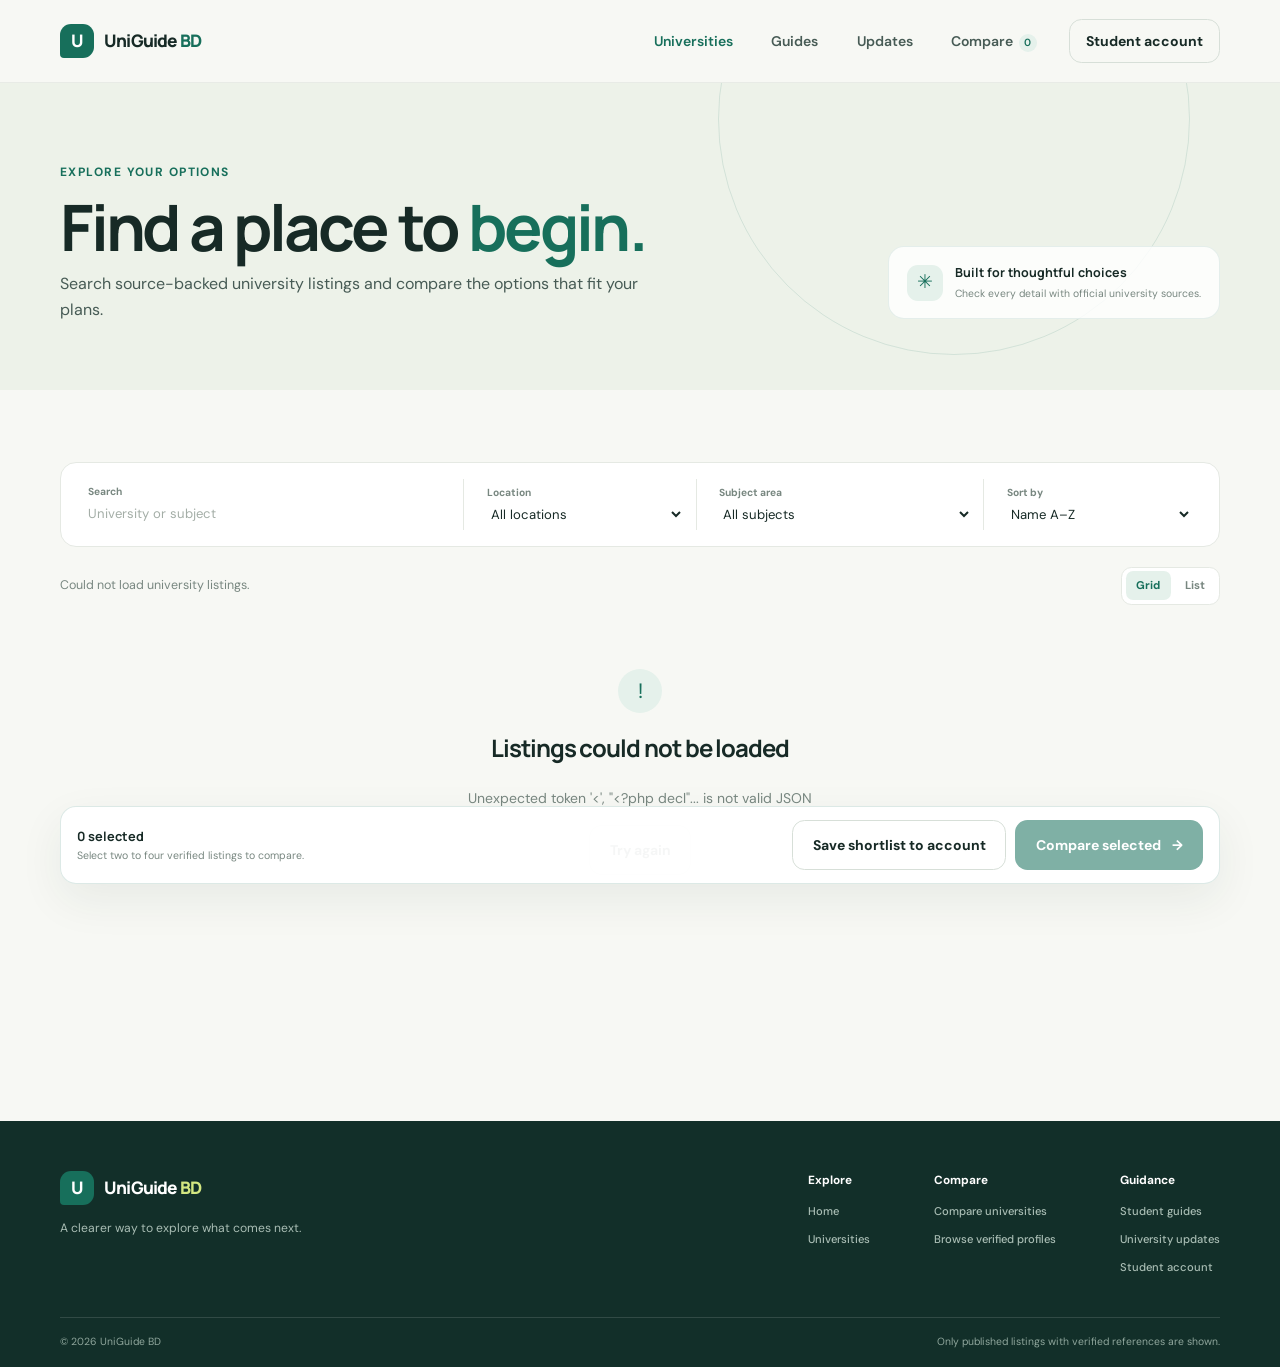
<file: public/universities.html>
<!doctype html>
<html lang="en">
<head>
  <meta charset="utf-8">
  <meta name="viewport" content="width=device-width, initial-scale=1">
  <meta name="description" content="Browse verified university listings and study options in Bangladesh.">
  <meta name="theme-color" content="#f7f8f4">
  <title>Explore Universities | UniGuide BD</title>
  <link rel="preconnect" href="https://fonts.googleapis.com">
  <link rel="preconnect" href="https://fonts.gstatic.com" crossorigin>
  <link href="https://fonts.googleapis.com/css2?family=DM+Sans:wght@400;500;600;700&family=Manrope:wght@400;500;600;700;800&display=swap" rel="stylesheet">
  <link rel="stylesheet" href="assets/css/design-system.css">
  <link rel="stylesheet" href="assets/css/site.css">
  <script src="assets/js/shared.js" defer></script>
  <script src="assets/js/api.js" defer></script>
  <script src="assets/js/directory.js" defer></script>
</head>
<body>
  <a class="skip-link" href="#main">Skip to content</a>
  <header class="site-header">
    <div class="container header-inner">
      <a class="brand" href="index.html" aria-label="UniGuide BD home"><span class="brand-mark" aria-hidden="true">U</span><span>UniGuide<span class="brand-country"> BD</span></span></a>
      <button class="menu-toggle" type="button" aria-expanded="false" aria-controls="primary-nav"><span class="sr-only">Toggle navigation</span><span class="menu-lines" aria-hidden="true"></span></button>
      <nav class="primary-nav" id="primary-nav" aria-label="Main navigation">
        <a href="universities.html" aria-current="page">Universities</a><a href="guides.html">Guides</a><a href="news.html">Updates</a><a href="compare.html">Compare <span class="compare-count" data-compare-count>0</span></a>
      </nav>
      <a class="button button-small button-outline header-action" href="login.html">Student account</a>
    </div>
  </header>
  <main id="main">
    <section class="page-hero">
      <div class="container page-hero-inner">
        <div><span class="section-kicker">Explore your options</span><h1>Find a place to <span>begin.</span></h1><p>Search source-backed university listings and compare the options that fit your plans.</p></div>
        <div class="page-hero-note"><span aria-hidden="true">✳</span><span><strong>Built for thoughtful choices</strong><small>Check every detail with official university sources.</small></span></div>
      </div>
    </section>
    <section class="section directory-section">
      <div class="container">
        <form class="directory-filters" id="directory-filters">
          <label class="directory-search"><span class="field-label">Search</span><input id="directory-query" type="search" placeholder="University or subject" autocomplete="off"></label>
          <label><span class="field-label">Location</span><select id="directory-location"><option value="">All locations</option><option>Dhaka</option><option>Chattogram</option><option>Sylhet</option></select></label>
          <label><span class="field-label">Subject area</span><select id="directory-subject"><option value="">All subjects</option><option>Business</option><option>Engineering</option><option>Computer Science</option><option>Environmental Science</option><option>Health</option></select></label>
          <label><span class="field-label">Sort by</span><select id="directory-sort"><option value="name">Name A–Z</option><option value="name-desc">Name Z–A</option></select></label>
        </form>
        <div class="directory-toolbar">
          <p id="directory-status" role="status">Loading verified listings…</p>
          <div class="directory-view" aria-label="Listing view">
            <button type="button" class="view-button is-active" data-view="grid" aria-pressed="true">Grid</button>
            <button type="button" class="view-button" data-view="list" aria-pressed="false">List</button>
          </div>
        </div>
        <div class="university-grid directory-grid" id="directory-list" aria-live="polite"></div>
        <div class="empty-state" id="directory-empty" hidden><span class="empty-icon" aria-hidden="true">⌕</span><h2>No verified universities found</h2><p>Try changing your search or filters.</p><button class="button button-outline" id="reset-directory" type="button">Reset filters</button></div>
        <div class="empty-state" id="directory-error" hidden role="alert"><span class="empty-icon" aria-hidden="true">!</span><h2>Listings could not be loaded</h2><p></p><button class="button button-outline" type="button" data-retry>Try again</button></div>
        <nav class="directory-pagination" id="directory-pagination" aria-label="University listing pages" hidden>
          <button class="button button-outline" type="button" data-page="previous">Previous</button>
          <span data-page-label aria-live="polite"></span>
          <button class="button button-outline" type="button" data-page="next">Next</button>
        </nav>
        <aside class="compare-bar" aria-label="Comparison selection">
          <span><strong id="selection-count">0 selected</strong><small>Select two to four verified listings to compare.</small></span>
          <div class="compare-actions"><button class="button button-outline" id="sync-comparison" type="button">Save shortlist to account</button><a class="button button-primary is-disabled" id="compare-selected" href="compare.html" aria-disabled="true">Compare selected <span aria-hidden="true">→</span></a></div>
        </aside>
      </div>
    </section>
  </main>
  <footer class="site-footer">
    <div class="container footer-main"><div class="footer-brand"><a class="brand brand-light" href="index.html"><span class="brand-mark" aria-hidden="true">U</span><span>UniGuide<span class="brand-country"> BD</span></span></a><p>A clearer way to explore what comes next.</p></div><div class="footer-links"><div><strong>Explore</strong><a href="index.html">Home</a><a href="universities.html">Universities</a></div><div><strong>Compare</strong><a href="compare.html">Compare universities</a><a href="universities.html">Browse verified profiles</a></div><div><strong>Guidance</strong><a href="guides.html">Student guides</a><a href="news.html">University updates</a><a href="login.html">Student account</a></div></div></div>
    <div class="container footer-bottom"><span>© <span id="current-year"></span> UniGuide BD</span><span>Only published listings with verified references are shown.</span></div>
  </footer>
</body>
</html>
</file>
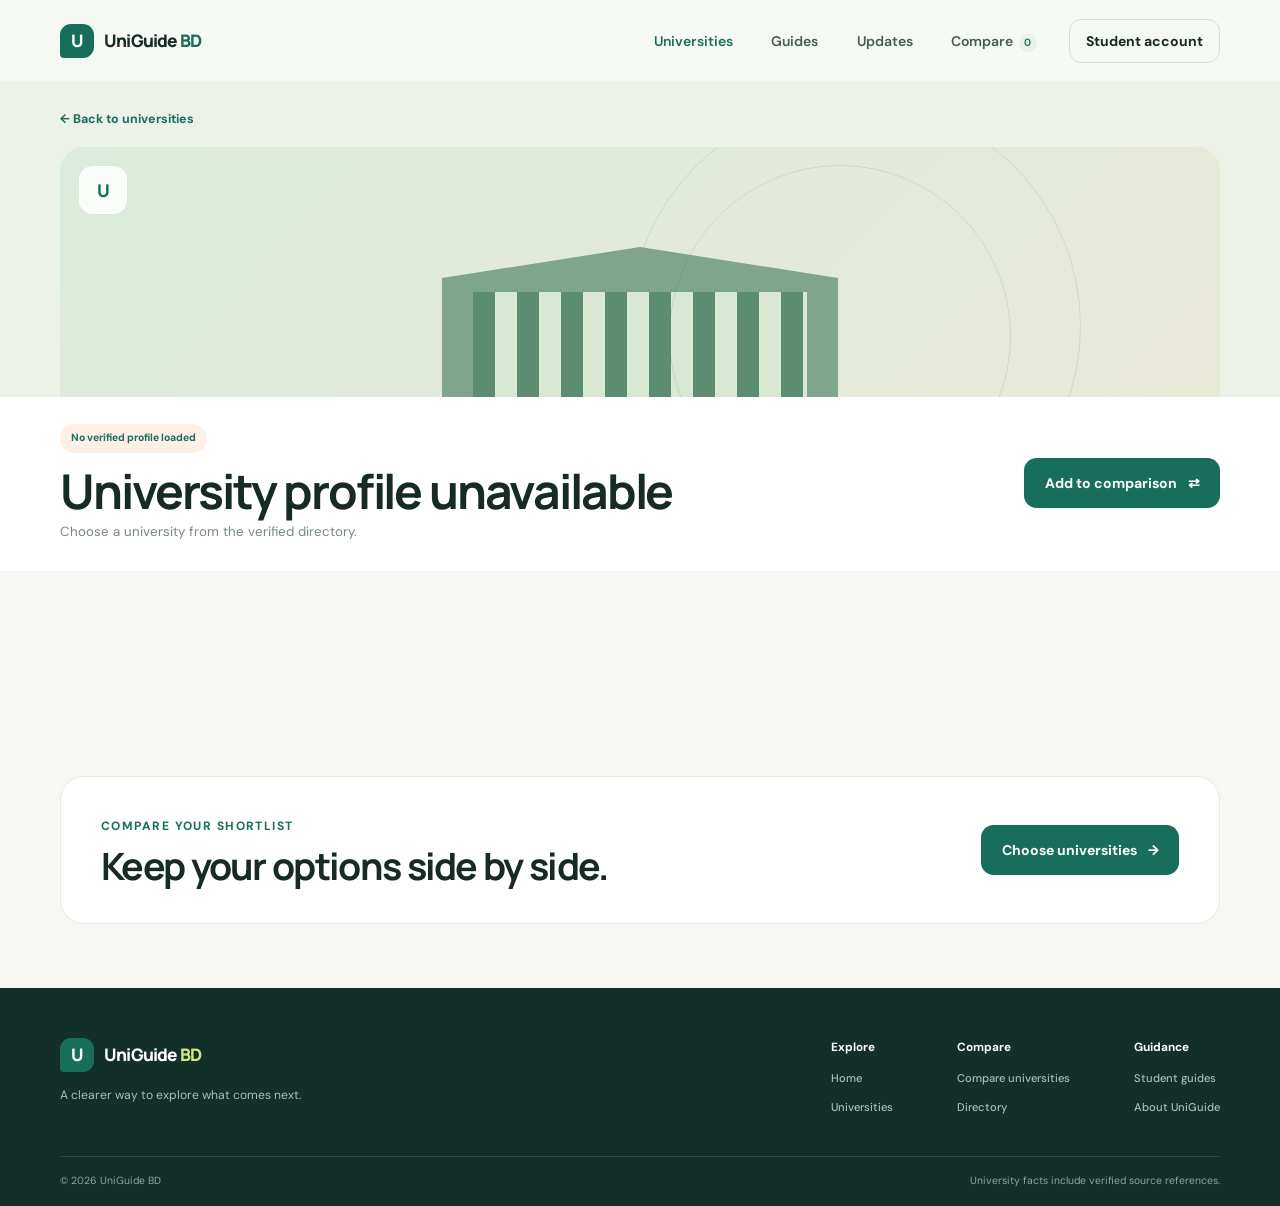
<file: public/university.html>
<!doctype html>
<html lang="en">
<head>
  <meta charset="utf-8">
  <meta name="viewport" content="width=device-width, initial-scale=1">
  <meta name="description" content="View verified university details, programs, fees, and source references on UniGuide BD.">
  <meta name="theme-color" content="#f7f8f4">
  <title>University Profile | UniGuide BD</title>
  <link rel="preconnect" href="https://fonts.googleapis.com">
  <link rel="preconnect" href="https://fonts.gstatic.com" crossorigin>
  <link href="https://fonts.googleapis.com/css2?family=DM+Sans:wght@400;500;600;700&family=Manrope:wght@400;500;600;700;800&display=swap" rel="stylesheet">
  <link rel="stylesheet" href="assets/css/design-system.css">
  <link rel="stylesheet" href="assets/css/site.css">
  <script src="assets/js/shared.js" defer></script>
  <script src="assets/js/api.js" defer></script>
  <script src="assets/js/profile.js" defer></script>
</head>
<body>
  <a class="skip-link" href="#main">Skip to content</a>
  <header class="site-header">
    <div class="container header-inner">
      <a class="brand" href="index.html" aria-label="UniGuide BD home"><span class="brand-mark" aria-hidden="true">U</span><span>UniGuide<span class="brand-country"> BD</span></span></a>
      <button class="menu-toggle" type="button" aria-expanded="false" aria-controls="primary-nav"><span class="sr-only">Toggle navigation</span><span class="menu-lines" aria-hidden="true"></span></button>
      <nav class="primary-nav" id="primary-nav" aria-label="Main navigation">
        <a href="universities.html" aria-current="page">Universities</a><a href="guides.html">Guides</a><a href="news.html">Updates</a><a href="compare.html">Compare <span class="compare-count" data-compare-count>0</span></a>
      </nav>
      <a class="button button-small button-outline header-action" href="login.html">Student account</a>
    </div>
  </header>
  <main id="main">
    <section class="profile-cover"><div class="container"><a class="back-link" href="universities.html">← Back to universities</a><div class="profile-cover-art" aria-hidden="true"><div class="profile-building"></div><span class="profile-monogram" id="profile-monogram">U</span></div></div></section>
    <section class="profile-heading-section">
      <div class="container profile-heading">
        <div><div class="profile-tags"><span class="verification-badge" id="profile-status">Loading verified profile…</span></div><h1 id="profile-name">University profile</h1><p class="profile-location" id="profile-location"></p></div>
        <a class="button button-primary" id="profile-compare" href="universities.html">Add to comparison <span aria-hidden="true">⇄</span></a>
      </div>
    </section>
    <section class="profile-content section">
      <div class="container profile-layout">
        <div class="profile-main">
          <article class="profile-panel" data-profile-section><span class="section-kicker">Overview</span><h2>University overview</h2><p id="profile-summary">Loading overview…</p><p>Verified source: <a id="profile-source" hidden></a></p></article>
          <article class="profile-panel" data-profile-section><div class="panel-heading"><div><span class="section-kicker">Study options</span><h2>Verified programs</h2></div></div><ul class="topic-list" id="profile-subjects"></ul></article>
          <article class="profile-panel" data-profile-section><div class="panel-heading"><div><span class="section-kicker">Costs and eligibility</span><h2>Published fee entries</h2></div></div><p>These are verified entries, not necessarily a complete estimate of total study costs.</p><ul class="topic-list" id="profile-fees"></ul><div class="panel-heading"><div><span class="section-kicker">Admissions</span><h2>Verified requirements</h2></div></div><ul class="topic-list" id="profile-requirements"></ul></article>
          <article class="profile-panel" data-profile-section><div class="panel-heading"><div><span class="section-kicker">Student support</span><h2>Scholarships</h2></div></div><ul class="topic-list" id="profile-scholarships"></ul><div class="panel-heading"><div><span class="section-kicker">Published results</span><h2>Ranking records</h2></div></div><ul class="topic-list" id="profile-rankings"></ul></article>
        </div>
        <aside class="profile-sidebar">
          <div class="profile-panel contact-panel" data-profile-section><span class="section-kicker">Official information</span><h2>University links</h2><p><a id="profile-website" hidden target="_blank" rel="noopener noreferrer">Official website</a></p><p><a id="profile-admissions" hidden target="_blank" rel="noopener noreferrer">Official admissions information</a></p></div>
          <div class="profile-panel" data-profile-section><span class="section-kicker">Verification</span><h2>Record details</h2><p>UGC status: <strong id="profile-ugc">Not listed</strong></p><p>Last verified: <strong id="profile-verified-date">Not recorded</strong></p><p>Map coordinates are not supplied unless verified.</p></div>
        </aside>
      </div>
    </section>
    <section class="closing-cta"><div class="container closing-inner"><div><span class="section-kicker">Compare your shortlist</span><h2>Keep your options side by side.</h2></div><a class="button button-primary" href="universities.html">Choose universities <span aria-hidden="true">→</span></a></div></section>
  </main>
  <footer class="site-footer"><div class="container footer-main"><div class="footer-brand"><a class="brand brand-light" href="index.html"><span class="brand-mark" aria-hidden="true">U</span><span>UniGuide<span class="brand-country"> BD</span></span></a><p>A clearer way to explore what comes next.</p></div><div class="footer-links"><div><strong>Explore</strong><a href="index.html">Home</a><a href="universities.html">Universities</a></div><div><strong>Compare</strong><a href="compare.html">Compare universities</a><a href="universities.html">Directory</a></div><div><strong>Guidance</strong><a href="guides.html">Student guides</a><a href="index.html#about">About UniGuide</a></div></div></div><div class="container footer-bottom"><span>© <span id="current-year"></span> UniGuide BD</span><span>University facts include verified source references.</span></div></footer>
</body>
</html>
</file>
<file: public/assets/css/design-system.css>
:root {
  color-scheme: light;
  --color-ink: #172a26;
  --color-ink-soft: #475b55;
  --color-muted: #788780;
  --color-paper: #f7f8f4;
  --color-surface: #ffffff;
  --color-line: #e5e9e3;
  --color-primary: #176f5b;
  --color-primary-dark: #105544;
  --color-primary-soft: #e5f1eb;
  --color-accent: #d7ed77;
  --color-peach: #f7e5d7;
  --color-lavender: #e8e5f5;
  --font-body: "DM Sans", "Segoe UI", sans-serif;
  --font-heading: "Manrope", "Segoe UI", sans-serif;
  --text-xs: 0.75rem;
  --text-sm: 0.875rem;
  --text-md: 1rem;
  --text-lg: 1.125rem;
  --space-1: 0.25rem;
  --space-2: 0.5rem;
  --space-3: 0.75rem;
  --space-4: 1rem;
  --space-5: 1.25rem;
  --space-6: 1.5rem;
  --space-8: 2rem;
  --space-10: 2.5rem;
  --space-12: 3rem;
  --space-16: 4rem;
  --space-20: 5rem;
  --radius-sm: 0.65rem;
  --radius-md: 1rem;
  --radius-lg: 1.5rem;
  --radius-xl: 2rem;
  --radius-pill: 999px;
  --shadow-card: 0 16px 45px rgba(27, 55, 45, 0.07);
  --shadow-float: 0 22px 65px rgba(25, 55, 43, 0.14);
  --content-width: 1160px;
  --breakpoint-tablet: 800px;
  --breakpoint-mobile: 560px;
}

* { box-sizing: border-box; }

html {
  scroll-behavior: smooth;
  scroll-padding-top: 6rem;
}

body {
  margin: 0;
  background: var(--color-paper);
  color: var(--color-ink);
  font-family: var(--font-body);
  font-size: var(--text-md);
  line-height: 1.6;
  -webkit-font-smoothing: antialiased;
}

button, input, select { font: inherit; }
button, a, input, select { -webkit-tap-highlight-color: transparent; }
a { color: inherit; text-decoration: none; }
button { color: inherit; }
img, svg { display: block; max-width: 100%; }
h1, h2, h3, p { margin-top: 0; }
h1, h2, h3 { font-family: var(--font-heading); letter-spacing: -0.045em; }

:focus-visible {
  outline: 3px solid #d09135;
  outline-offset: 3px;
}

::selection { background: var(--color-accent); color: var(--color-ink); }

@media (prefers-reduced-motion: reduce) {
  *, *::before, *::after {
    scroll-behavior: auto !important;
    animation-duration: 0.01ms !important;
    animation-iteration-count: 1 !important;
    transition-duration: 0.01ms !important;
  }
}
</file>
<file: public/assets/css/site.css>
[hidden] { display: none !important; }
.container { width: min(var(--content-width), calc(100% - 3rem)); margin: 0 auto; }
.sr-only { position: absolute; width: 1px; height: 1px; padding: 0; margin: -1px; overflow: hidden; clip: rect(0, 0, 0, 0); white-space: nowrap; border: 0; }
.skip-link { position: fixed; z-index: 20; top: 0.75rem; left: 0.75rem; padding: 0.7rem 1rem; background: var(--color-ink); color: white; border-radius: var(--radius-sm); transform: translateY(-160%); }
.skip-link:focus { transform: translateY(0); }

.site-header { position: relative; z-index: 5; border-bottom: 1px solid rgba(30, 63, 50, 0.07); background: rgba(247, 248, 244, 0.94); }
.header-inner { min-height: 82px; display: flex; align-items: center; justify-content: space-between; gap: 2rem; }
.brand { display: inline-flex; align-items: center; gap: 0.62rem; color: var(--color-ink); font-family: var(--font-heading); font-weight: 800; font-size: 1.08rem; letter-spacing: -0.045em; white-space: nowrap; }
.brand-mark { width: 34px; height: 34px; display: grid; place-items: center; background: var(--color-primary); color: white; border-radius: 11px 11px 11px 4px; font-size: 1.08rem; }
.brand-country { color: var(--color-primary); }
.primary-nav { display: flex; align-items: center; gap: clamp(1.3rem, 3vw, 2.65rem); margin-left: auto; }
.primary-nav a, .footer-links a { color: var(--color-ink-soft); font-size: var(--text-sm); font-weight: 600; transition: color 160ms ease; }
.primary-nav a:hover, .footer-links a:hover { color: var(--color-primary); }
.button { min-height: 50px; display: inline-flex; align-items: center; justify-content: center; gap: 0.7rem; border: 1px solid transparent; border-radius: 0.78rem; padding: 0.8rem 1.2rem; font-size: var(--text-sm); font-weight: 700; transition: transform 160ms ease, background 160ms ease, border-color 160ms ease; cursor: pointer; }
.button:hover { transform: translateY(-2px); }
.button-small { min-height: 42px; padding: 0.6rem 1rem; }
.button-primary { background: var(--color-primary); color: white; }
.button-primary:hover { background: var(--color-primary-dark); }
.button-outline { border-color: #d7dfd8; background: transparent; color: var(--color-ink); }
.button-outline:hover { border-color: var(--color-primary); background: white; }
.button-light { background: #f1f5eb; color: var(--color-ink); }
.button-light:hover { background: white; }
.menu-toggle { display: none; }

.hero { position: relative; overflow: hidden; padding: clamp(4.5rem, 9vw, 7.7rem) 0 5.4rem; }
.hero::before { position: absolute; top: -240px; right: 4%; width: 750px; height: 750px; border: 1px solid rgba(23, 111, 91, 0.08); border-radius: 50%; content: ""; }
.hero::after { position: absolute; top: -120px; right: 13%; width: 550px; height: 550px; border: 1px solid rgba(23, 111, 91, 0.07); border-radius: 50%; content: ""; }
.hero-orb { position: absolute; border-radius: 50%; pointer-events: none; }
.hero-orb-one { top: 14%; right: 18%; width: 13px; height: 13px; background: #d6e97a; }
.hero-orb-two { top: 66%; right: 5%; width: 8px; height: 8px; background: #ecc3a5; }
.hero-layout { position: relative; z-index: 1; display: grid; grid-template-columns: 1fr 0.9fr; align-items: center; gap: 5%; }
.hero-copy { max-width: 590px; padding: 0.7rem 0 1.8rem; }
.eyebrow, .section-kicker { color: var(--color-primary); font-size: var(--text-xs); font-weight: 700; letter-spacing: 0.12em; text-transform: uppercase; }
.eyebrow { display: inline-flex; align-items: center; gap: 0.55rem; margin-bottom: 1.45rem; }
.eyebrow-dot { width: 8px; height: 8px; border-radius: 50%; background: #bdcf54; box-shadow: 0 0 0 4px rgba(189, 207, 84, 0.2); }
.hero h1 { max-width: 660px; margin-bottom: 1.15rem; font-size: clamp(3rem, 5.2vw, 5rem); font-weight: 700; line-height: 1.04; letter-spacing: -0.075em; }
.hero h1 span { color: var(--color-primary); }
.hero-description { max-width: 510px; margin-bottom: 1.8rem; color: var(--color-ink-soft); font-size: 1.08rem; line-height: 1.75; }
.hero-actions { display: flex; flex-wrap: wrap; align-items: center; gap: 1.6rem; }
.text-link { display: inline-flex; align-items: center; gap: 0.55rem; color: var(--color-primary); font-size: var(--text-sm); font-weight: 700; }
.text-link span, .button span { transition: transform 160ms ease; }
.text-link:hover span, .button:hover span { transform: translateX(3px); }
.hero-note { display: flex; align-items: center; gap: 0.75rem; margin-top: 2.55rem; color: var(--color-muted); font-size: var(--text-xs); font-weight: 600; }
.avatar-stack { display: flex; padding-left: 4px; }
.avatar-stack i { width: 26px; height: 26px; display: grid; place-items: center; margin-left: -4px; border: 2px solid var(--color-paper); border-radius: 50%; background: var(--color-primary-soft); color: var(--color-primary); font-size: 0.63rem; font-style: normal; font-weight: 700; }
.avatar-stack i:nth-child(2) { background: var(--color-peach); }
.avatar-stack i:nth-child(3) { background: var(--color-accent); }

.hero-visual { position: relative; min-height: 430px; display: grid; place-items: center; }
.visual-card { position: absolute; border: 1px solid rgba(30, 63, 50, 0.08); border-radius: var(--radius-lg); background: white; box-shadow: var(--shadow-float); }
.visual-card-back { z-index: 0; top: 9%; right: 0; width: 76%; padding: 1.4rem 1.4rem 1.3rem; transform: rotate(4deg); background: #eef4ed; box-shadow: 0 18px 55px rgba(25, 55, 43, 0.08); }
.visual-label { color: var(--color-muted); font-size: 0.68rem; font-weight: 700; letter-spacing: 0.1em; text-transform: uppercase; }
.journey-step { display: flex; align-items: center; gap: 0.7rem; margin-top: 1.05rem; color: #64746d; font-size: 0.72rem; font-weight: 600; }
.step-number { color: #96a39d; font-family: var(--font-heading); font-size: 0.62rem; }
.step-check { margin-left: auto; color: var(--color-primary); }
.journey-step-current { color: var(--color-ink); }
.step-arrow { margin-left: auto; color: var(--color-primary); }
.visual-card-front { z-index: 1; top: 23%; left: 2%; width: 76%; overflow: hidden; transform: rotate(-3deg); }
.visual-topline { display: flex; align-items: center; justify-content: space-between; padding: 1.1rem 1.25rem 0; }
.sparkle { color: #829b30; font-size: 1.2rem; }
.campus-art { position: relative; height: 184px; overflow: hidden; margin: 0.8rem 1rem 0; border-radius: 1rem; background: #edf4e9; }
.sun { position: absolute; top: 22px; right: 37px; width: 40px; height: 40px; border-radius: 50%; background: #dce987; }
.cloud { position: absolute; z-index: 1; width: 37px; height: 10px; border-radius: 10px; background: #fff; opacity: 0.84; }
.cloud::before, .cloud::after { position: absolute; bottom: 3px; border-radius: 50%; background: inherit; content: ""; }
.cloud::before { left: 8px; width: 17px; height: 17px; }
.cloud::after { left: 20px; width: 13px; height: 13px; }
.cloud-one { top: 49px; left: 38px; }.cloud-two { top: 77px; right: 93px; transform: scale(.7); }
.building { position: absolute; z-index: 2; bottom: 23px; left: 50%; width: 165px; transform: translateX(-50%); }
.building-roof { width: 0; height: 0; margin: 0 auto; border-right: 92px solid transparent; border-bottom: 26px solid #276d59; border-left: 92px solid transparent; }
.building-main { display: grid; grid-template-columns: repeat(3, 1fr); gap: 9px; padding: 12px 17px 0; height: 77px; background: #d9e8d2; border-bottom: 8px solid #b6d2b0; }
.building-main i { width: 18px; height: 25px; border-radius: 10px 10px 2px 2px; background: #84ad99; }
.tree { position: absolute; z-index: 3; bottom: 30px; width: 27px; height: 54px; border-radius: 18px 18px 5px 5px; background: #62916f; }
.tree::after { position: absolute; bottom: -7px; left: -4px; width: 35px; height: 10px; border-radius: 50%; background: #8db18b; content: ""; }
.tree-one { left: 32px; transform: scale(.83); }.tree-two { right: 30px; transform: scale(1.05); }
.ground { position: absolute; right: -5%; bottom: -12px; left: -5%; height: 45px; border-radius: 50%; background: #cfe2c9; }
.visual-caption { display: flex; align-items: center; gap: 0.75rem; padding: 0.9rem 1.25rem 1.05rem; }
.caption-icon { width: 33px; height: 33px; display: grid; place-items: center; border-radius: 10px; background: #f0f3e5; color: var(--color-primary); font-size: 1.1rem; }
.visual-caption strong, .visual-caption small { display: block; }
.visual-caption strong { font-family: var(--font-heading); font-size: 0.72rem; }
.visual-caption small { margin-top: 0.12rem; color: var(--color-muted); font-size: 0.62rem; }
.floating-note { position: absolute; z-index: 2; right: 1%; bottom: 12%; padding: 0.8rem 1rem; border: 1px solid #edf0e9; border-radius: 0.8rem; background: white; box-shadow: var(--shadow-card); font-size: 0.7rem; font-weight: 700; transform: rotate(2deg); }
.floating-note span { margin-right: 0.25rem; color: #9ab13c; }

.search-section { position: relative; z-index: 2; margin-top: -1.5rem; }
.search-panel { padding: 1.7rem 1.8rem 1.15rem; border: 1px solid rgba(27, 63, 48, 0.08); border-radius: var(--radius-lg); background: white; box-shadow: var(--shadow-card); }
.search-heading { display: flex; align-items: flex-start; justify-content: space-between; gap: 1rem; margin-bottom: 1.2rem; }
.search-heading h2 { margin: 0.25rem 0 0; font-size: 1.35rem; letter-spacing: -0.05em; }
.demo-badge { padding: 0.38rem 0.7rem; border-radius: var(--radius-pill); background: #f1f3eb; color: #69775f; font-size: 0.65rem; font-weight: 700; }
.search-fields { display: grid; grid-template-columns: 1.2fr 1fr auto; align-items: stretch; gap: 0.75rem; }
.search-field { display: flex; align-items: center; gap: 0.8rem; min-width: 0; padding: 0.72rem 0.9rem; border: 1px solid var(--color-line); border-radius: 0.75rem; }
.search-field:focus-within { border-color: var(--color-primary); box-shadow: 0 0 0 3px rgba(23, 111, 91, 0.1); }
.field-icon { color: var(--color-primary); font-size: 1.35rem; line-height: 1; }
.field-content { display: grid; min-width: 0; flex: 1; }
.field-label { color: var(--color-muted); font-size: 0.64rem; font-weight: 700; }
.field-content input, .field-content select { width: 100%; min-width: 0; padding: 0.1rem 0 0; border: 0; outline: 0; background: transparent; color: var(--color-ink); font-size: 0.8rem; font-weight: 600; }
.field-content input::placeholder { color: #a4aea7; font-weight: 500; }
.search-submit { min-width: 145px; }
.search-helper { margin: 0.8rem 0 0; color: var(--color-muted); font-size: 0.7rem; }

.section { padding: 6rem 0; }
.section-heading { display: flex; align-items: end; justify-content: space-between; gap: 2rem; margin-bottom: 1.8rem; }
.section-heading h2, .trust-section h2 { margin: 0.35rem 0 0.45rem; font-size: clamp(2rem, 3.2vw, 2.8rem); line-height: 1.15; }
.section-heading p { margin: 0; color: var(--color-muted); font-size: var(--text-sm); }
.section-heading > .text-link { margin-bottom: 0.35rem; }
.demo-notice { display: flex; align-items: flex-start; gap: 0.55rem; margin: 0 0 1.25rem; padding: 0.7rem 0.85rem; border: 1px solid #e8ebdf; border-radius: var(--radius-sm); background: #f1f3e9; color: #606d59; font-size: 0.72rem; }
.demo-notice > span:first-child { font-size: 0.85rem; }
.university-grid { display: grid; grid-template-columns: repeat(3, minmax(0, 1fr)); gap: 1.1rem; }
.university-card { overflow: hidden; border: 1px solid #e8ece6; border-radius: var(--radius-md); background: white; transition: transform 180ms ease, box-shadow 180ms ease; }
.university-card:hover { transform: translateY(-4px); box-shadow: var(--shadow-card); }
.card-art { position: relative; height: 150px; overflow: hidden; background: #e8f0e7; }
.card-art::before, .card-art::after { position: absolute; border-radius: 50%; content: ""; }
.card-art::before { top: -44px; right: 22px; width: 160px; height: 160px; border: 1px solid rgba(23, 111, 91, 0.15); }
.card-art::after { top: -21px; right: 48px; width: 110px; height: 110px; border: 1px solid rgba(23, 111, 91, 0.12); }
.card-art-artifact { position: absolute; right: 19%; bottom: 0; width: 110px; height: 86px; background: #9dbca5; clip-path: polygon(50% 0, 100% 22%, 100% 100%, 0 100%, 0 22%); }
.card-art-artifact::after { position: absolute; inset: 28px 16px 0; background: repeating-linear-gradient(90deg, #6e9a80 0 10px, #cce0ca 10px 21px); content: ""; }
.card-art-2 { background: #f5eadd; }.card-art-2 .card-art-artifact { background: #d5ab88; }.card-art-2 .card-art-artifact::after { background: repeating-linear-gradient(90deg, #b78567 0 10px, #f1d6bd 10px 21px); }
.card-art-3 { background: #e9e7f2; }.card-art-3 .card-art-artifact { background: #a9a5c5; }.card-art-3 .card-art-artifact::after { background: repeating-linear-gradient(90deg, #817da9 0 10px, #d6d3e8 10px 21px); }
.card-monogram { position: absolute; z-index: 1; top: 16px; left: 17px; width: 39px; height: 39px; display: grid; place-items: center; border: 1px solid rgba(255,255,255,.7); border-radius: 13px; background: rgba(255,255,255,.8); color: var(--color-primary); font-family: var(--font-heading); font-size: 0.95rem; font-weight: 800; }
.card-demo-label { position: absolute; right: 12px; bottom: 11px; z-index: 1; padding: 0.3rem 0.55rem; border-radius: var(--radius-pill); background: rgba(255,255,255,.88); color: #6b756e; font-size: 0.57rem; font-weight: 700; }
.card-body { padding: 1.1rem 1.15rem 1.2rem; }
.card-meta { display: flex; align-items: center; justify-content: space-between; gap: 0.5rem; margin-bottom: 0.55rem; color: var(--color-muted); font-size: 0.68rem; }
.card-location { display: inline-flex; align-items: center; gap: 0.3rem; }
.card-location::before { color: var(--color-primary); content: "⌖"; }
.card-tag { padding: 0.24rem 0.48rem; border-radius: var(--radius-pill); background: var(--color-primary-soft); color: var(--color-primary); font-size: 0.59rem; font-weight: 700; }
.card-body h3 { margin: 0 0 0.5rem; font-size: 1.08rem; letter-spacing: -0.04em; }
.card-body p { min-height: 2.5em; margin: 0; color: var(--color-muted); font-size: 0.77rem; }
.card-footer { display: flex; align-items: center; justify-content: space-between; margin-top: 1rem; padding-top: 0.85rem; border-top: 1px solid #edf0eb; }
.card-footer span { color: #859087; font-size: 0.66rem; }
.card-footer a { display: inline-flex; align-items: center; gap: 0.4rem; color: var(--color-primary); font-size: 0.71rem; font-weight: 700; }
.card-footer a:hover { text-decoration: underline; }
.empty-state { padding: 3rem 1rem; text-align: center; }
.empty-icon { width: 44px; height: 44px; display: grid; place-items: center; margin: 0 auto 1rem; border-radius: 50%; background: var(--color-primary-soft); color: var(--color-primary); font-size: 1.3rem; }
.empty-state h3 { margin-bottom: 0.4rem; font-size: 1.2rem; }
.empty-state p { margin-bottom: 1rem; color: var(--color-muted); font-size: var(--text-sm); }
.auth-layout { display: grid; place-items: start center; }
.auth-panel { width: min(100%, 560px); padding: clamp(1.3rem, 4vw, 2.2rem); }
.auth-panel h1 { margin: 0.55rem 0; font-size: clamp(2rem, 4vw, 2.7rem); }
.auth-tabs { display: flex; gap: 0.6rem; margin: 1.4rem 0; }
.auth-tabs .is-active { border-color: var(--color-primary); color: var(--color-primary); }
#login-form, #register-form { display: grid; gap: 1rem; }
#login-form label, #register-form label, .student-profile-form label { display: grid; gap: 0.4rem; color: var(--color-ink-soft); font-size: var(--text-sm); font-weight: 600; }
#login-form input, #register-form input, .student-profile-form input, .student-profile-form select, .student-profile-form textarea, .admin-form input, .admin-form select, .admin-form textarea { width: 100%; min-height: 44px; padding: 0.65rem 0.75rem; border: 1px solid var(--color-line); border-radius: 0.65rem; background: white; color: var(--color-ink); }
#auth-status, #profile-status, #account-status { min-height: 1.5em; color: var(--color-primary); }
.student-layout { display: grid; grid-template-columns: minmax(0, 1.35fr) minmax(270px, 0.8fr); gap: 1.2rem; }
.student-layout > .profile-panel { padding: clamp(1.1rem, 3vw, 1.8rem); }
.student-sidebar { display: grid; align-content: start; gap: 1.2rem; }
.student-profile-form { display: grid; grid-template-columns: repeat(2, minmax(0, 1fr)); gap: 0.85rem; }
.student-profile-form button { grid-column: 1 / -1; justify-self: start; }
.completion-track { display: grid; gap: 0.4rem; margin: 0 0 1.2rem; color: var(--color-muted); font-size: var(--text-xs); }
.completion-track progress { width: 100%; accent-color: var(--color-primary); }
.student-wide { grid-column: 1 / -1; }
.student-list { display: grid; gap: 0.75rem; padding: 0; list-style: none; }
.student-list > li, .student-list > article { display: flex; align-items: flex-start; justify-content: space-between; gap: 0.8rem; padding: 0.75rem 0; border-bottom: 1px solid var(--color-line); }
.student-list > article { display: grid; }
.student-list h3 { margin: 0; font-size: var(--text-md); }
.text-button { padding: 0; border: 0; background: none; color: var(--color-primary); font-size: var(--text-xs); font-weight: 700; cursor: pointer; }
.account-actions { border-color: #e4d8d1; }
.directory-pagination { display: flex; align-items: center; justify-content: center; gap: 1rem; margin-top: 2rem; }
.directory-pagination [data-page-label] { min-width: 7rem; color: var(--color-ink-soft); text-align: center; font-size: var(--text-sm); }
.directory-pagination button:disabled { opacity: 0.5; cursor: not-allowed; transform: none; }
.subjects-section { padding-top: 0.7rem; }
.subject-grid { display: grid; grid-template-columns: repeat(4, minmax(0, 1fr)); gap: 0.9rem; }
.subject-card { position: relative; min-height: 170px; display: flex; flex-direction: column; align-items: flex-start; justify-content: space-between; padding: 1.2rem; border: 1px solid rgba(31, 65, 50, 0.06); border-radius: var(--radius-md); transition: transform 180ms ease, box-shadow 180ms ease; }
.subject-card:hover { transform: translateY(-4px); box-shadow: var(--shadow-card); }
.subject-mint { background: #e5f0e8; }.subject-peach { background: #f7e9dc; }.subject-lavender { background: #eae8f3; }.subject-yellow { background: #f1f0dc; }
.subject-icon { width: 38px; height: 38px; display: grid; place-items: center; border: 1px solid rgba(23, 42, 38, .1); border-radius: 12px; color: var(--color-primary); font-size: 1.05rem; font-weight: 700; }
.subject-card strong, .subject-card small { display: block; }
.subject-card strong { font-family: var(--font-heading); font-size: 0.88rem; letter-spacing: -0.03em; }
.subject-card small { margin-top: 0.2rem; color: var(--color-muted); font-size: 0.68rem; }
.subject-arrow { position: absolute; align-self: flex-end; color: var(--color-primary); opacity: 0; transform: translateX(-5px); transition: all 160ms ease; }
.subject-card:hover .subject-arrow { opacity: 1; transform: translateX(0); }

.guidance-section { padding: 5.5rem 0; background: #153e35; color: white; }
.guidance-layout { display: grid; grid-template-columns: 0.85fr 1fr; gap: 10%; align-items: center; }
.guidance-copy .section-kicker { color: #d3e781; }
.guidance-copy h2 { max-width: 440px; margin: 0.65rem 0 1rem; font-size: clamp(2rem, 3.4vw, 3.05rem); line-height: 1.15; }
.guidance-copy p { max-width: 430px; margin-bottom: 1.5rem; color: #c4d2cc; font-size: var(--text-sm); line-height: 1.8; }
.guidance-points { border-top: 1px solid rgba(255,255,255,.16); }
.guidance-point { display: grid; grid-template-columns: 38px 1fr 25px; align-items: start; gap: 0.85rem; padding: 1.15rem 0; border-bottom: 1px solid rgba(255,255,255,.16); }
.point-number { padding-top: 0.13rem; color: #d3e781; font-family: var(--font-heading); font-size: 0.68rem; font-weight: 700; }
.guidance-point h3 { margin: 0 0 0.25rem; font-size: 0.91rem; letter-spacing: -0.02em; }
.guidance-point p { margin: 0; color: #b7c9c1; font-size: 0.74rem; }
.point-symbol { color: #d3e781; text-align: right; }

.trust-section { padding: 5.6rem 0; background: #f0f2eb; }
.trust-layout { display: grid; grid-template-columns: 1fr 0.8fr; align-items: center; gap: 10%; }
.trust-section h2 { margin-top: 0.6rem; font-size: clamp(2.1rem, 4vw, 3.35rem); }
.trust-section h2 span { color: var(--color-primary); }
.trust-copy p { color: var(--color-ink-soft); font-size: 0.94rem; line-height: 1.8; }
.trust-tags { display: flex; flex-wrap: wrap; gap: 0.5rem; }
.trust-tags span { padding: 0.42rem 0.7rem; border: 1px solid #dce3d8; border-radius: var(--radius-pill); color: #4b6257; font-size: 0.65rem; font-weight: 700; }
.closing-cta { padding: 4rem 0; }
.closing-inner { display: flex; align-items: center; justify-content: space-between; gap: 2rem; padding: 2.2rem 2.5rem; border: 1px solid #e7eae3; border-radius: var(--radius-lg); background: white; }
.closing-inner h2 { max-width: 600px; margin: 0.35rem 0 0; font-size: clamp(1.6rem, 3vw, 2.35rem); line-height: 1.2; }

.site-footer { padding: 3.1rem 0 1rem; background: #122f29; color: white; }
.footer-main { display: flex; justify-content: space-between; gap: 3rem; padding-bottom: 2.5rem; }
.brand-light { color: white; }.brand-light .brand-country { color: #d3e781; }
.footer-brand p { margin: 0.9rem 0 0; color: #a9bdb4; font-size: 0.76rem; }
.footer-links { display: flex; gap: clamp(2rem, 5vw, 5.5rem); }
.footer-links > div { display: grid; align-content: start; gap: 0.65rem; }
.footer-links strong { margin-bottom: 0.18rem; font-size: 0.74rem; }
.footer-links a { color: #a9bdb4; font-size: 0.7rem; font-weight: 500; }
.footer-bottom { display: flex; justify-content: space-between; gap: 1rem; padding-top: 1rem; border-top: 1px solid rgba(255,255,255,.13); color: #8fa69c; font-size: 0.65rem; }

@media (max-width: 900px) {
  .hero-layout { grid-template-columns: 1.05fr 0.85fr; gap: 1%; }
  .hero-visual { min-height: 380px; }
  .hero h1 { font-size: clamp(2.8rem, 6vw, 4rem); }
  .university-grid { grid-template-columns: repeat(2, minmax(0, 1fr)); }
  .university-card:last-child { display: none; }
  .subject-grid { grid-template-columns: repeat(2, minmax(0, 1fr)); }
  .subject-card { min-height: 150px; }
  .guidance-layout, .trust-layout { gap: 6%; }
}
@media (max-width: 700px) {
  .container { width: min(100% - 2rem, var(--content-width)); }
  .header-inner { min-height: 70px; gap: 0.8rem; }
  .menu-toggle { width: 42px; height: 42px; display: grid; place-items: center; order: 3; border: 1px solid var(--color-line); border-radius: 12px; background: white; }
  .menu-lines, .menu-lines::before, .menu-lines::after { width: 17px; height: 2px; display: block; border-radius: 2px; background: var(--color-ink); }
  .menu-lines { position: relative; }.menu-lines::before, .menu-lines::after { position: absolute; left: 0; content: ""; }.menu-lines::before { top: -5px; }.menu-lines::after { top: 5px; }
  .primary-nav { position: absolute; top: calc(100% - 1px); right: 0; left: 0; display: none; padding: 0.7rem 1rem 1rem; border-bottom: 1px solid var(--color-line); background: var(--color-paper); }
  .primary-nav.is-open { display: grid; gap: 0; }
  .primary-nav a { padding: 0.75rem 0; }
  .header-action { margin-left: auto; }
  .hero { padding: 4rem 0 3.7rem; }
  .hero-layout { grid-template-columns: 1fr; }
  .hero-copy { padding: 0; }
  .hero h1 { max-width: 560px; font-size: clamp(2.8rem, 11vw, 4.1rem); }
  .hero-description { font-size: 0.98rem; }
  .hero-note { margin-top: 1.7rem; }
  .hero-visual { min-height: 350px; max-width: 480px; width: 100%; margin: 0 auto; }
  .visual-card-front { left: 3%; width: 77%; }
  .visual-card-back { right: 2%; }
  .floating-note { right: 0; bottom: 8%; }
  .search-section { margin-top: 0; }
  .search-panel { padding: 1.25rem; }
  .search-fields { grid-template-columns: 1fr; }
  .search-submit { min-height: 48px; }
  .section { padding: 4.5rem 0; }
  .section-heading { align-items: flex-start; flex-direction: column; gap: 0.8rem; margin-bottom: 1.25rem; }
  .section-heading > .text-link { margin: 0; }
  .university-card:last-child { display: block; }
  .guidance-section { padding: 4rem 0; }
  .guidance-layout, .trust-layout { grid-template-columns: 1fr; gap: 2.2rem; }
  .trust-section { padding: 4rem 0; }
  .closing-inner { align-items: flex-start; flex-direction: column; padding: 1.5rem; }
  .footer-main { flex-direction: column; gap: 2rem; }
  .footer-links { justify-content: space-between; gap: 1.3rem; }
}
@media (max-width: 480px) {
  .header-action { min-height: 38px; padding: 0.5rem 0.7rem; font-size: 0.7rem; }
  .brand { gap: 0.45rem; font-size: 0.95rem; }
  .brand-mark { width: 30px; height: 30px; }
  .hero-actions { gap: 1rem; }
  .hero-actions .button { width: 100%; }
  .hero-actions .text-link { margin: 0 auto; }
  .hero-visual { min-height: 310px; }
  .visual-card-back { top: 7%; width: 79%; padding: 1.1rem; }
  .visual-card-front { top: 22%; width: 84%; }
  .campus-art { height: 150px; }
  .building { transform: translateX(-50%) scale(.8); transform-origin: bottom; }
  .floating-note { right: -1%; bottom: 5%; font-size: 0.62rem; }
  .search-heading { align-items: flex-start; flex-direction: column; gap: 0.55rem; }
  .university-grid, .subject-grid { grid-template-columns: 1fr; }
  .card-art { height: 135px; }
  .subject-card { min-height: 135px; }
  .footer-links { display: grid; grid-template-columns: 1fr 1fr; gap: 1.4rem; }
  .footer-links > div:last-child { grid-column: 1 / -1; }
  .footer-bottom { flex-direction: column; }
}

.compare-count { min-width: 1.15rem; display: inline-grid; place-items: center; margin-left: 0.15rem; padding: 0.05rem 0.25rem; border-radius: var(--radius-pill); background: var(--color-primary-soft); color: var(--color-primary); font-size: 0.65rem; }
.primary-nav a[aria-current="page"] { color: var(--color-primary); }
.page-hero { position: relative; overflow: hidden; padding: 4.7rem 0 4.2rem; background: #edf2e9; }
.page-hero::after { position: absolute; top: -200px; right: 7%; width: 470px; height: 470px; border: 1px solid rgba(23, 111, 91, 0.12); border-radius: 50%; content: ""; }
.page-hero-inner { position: relative; z-index: 1; display: flex; align-items: end; justify-content: space-between; gap: 2rem; }
.page-hero h1 { margin: 0.5rem 0 0.65rem; font-size: clamp(2.7rem, 5vw, 4.25rem); line-height: 1.08; }
.page-hero h1 span { color: var(--color-primary); }
.page-hero p { max-width: 590px; margin: 0; color: var(--color-ink-soft); font-size: 1rem; }
.page-hero-note { display: flex; align-items: center; gap: 0.8rem; min-width: 260px; margin-bottom: 0.2rem; padding: 1rem 1.1rem; border: 1px solid rgba(23, 111, 91, 0.1); border-radius: var(--radius-md); background: rgba(255,255,255,.82); }
.page-hero-note > span:first-child { width: 36px; height: 36px; display: grid; place-items: center; border-radius: 11px; background: var(--color-primary-soft); color: var(--color-primary); font-size: 1.2rem; }
.page-hero-note strong, .page-hero-note small { display: block; }
.page-hero-note strong { font-family: var(--font-heading); font-size: 0.78rem; }
.page-hero-note small { margin-top: 0.18rem; color: var(--color-muted); font-size: 0.65rem; }
.directory-section, .compare-section { padding-top: 3rem; }
.directory-filters { display: grid; grid-template-columns: 1.4fr 0.8fr 1fr 0.75fr; gap: 0.7rem; margin: 1.5rem 0 1.2rem; padding: 1rem; border: 1px solid var(--color-line); border-radius: var(--radius-md); background: white; }
.directory-filters label { display: grid; align-content: center; gap: 0.2rem; min-width: 0; padding: 0.35rem 0.7rem; border-right: 1px solid var(--color-line); }
.directory-filters label:last-child { border-right: 0; }
.directory-filters input, .directory-filters select { width: 100%; min-width: 0; padding: 0; border: 0; outline: 0; background: transparent; color: var(--color-ink); font-size: 0.82rem; }
.directory-filters input::placeholder { color: #a4aea7; }
.directory-toolbar { display: flex; align-items: center; justify-content: space-between; gap: 1rem; margin-bottom: 1rem; }
.directory-toolbar p { margin: 0; color: var(--color-muted); font-size: 0.78rem; }
.directory-view { display: flex; gap: 0.25rem; padding: 0.22rem; border: 1px solid var(--color-line); border-radius: 0.65rem; background: white; }
.view-button { border: 0; border-radius: 0.45rem; padding: 0.35rem 0.65rem; background: transparent; color: var(--color-muted); font-size: 0.7rem; font-weight: 700; cursor: pointer; }
.view-button.is-active { background: var(--color-primary-soft); color: var(--color-primary); }
.directory-grid { grid-template-columns: repeat(3, minmax(0, 1fr)); }
.directory-grid.is-list { grid-template-columns: 1fr; }
.directory-grid.is-list .directory-card { display: grid; grid-template-columns: 190px 1fr; }
.directory-grid.is-list .card-art { height: 100%; min-height: 170px; }
.directory-grid.is-list .card-body { display: flex; flex-direction: column; justify-content: center; }
.directory-card .card-body h2 { margin: 0 0 0.5rem; font-size: 1.08rem; letter-spacing: -0.04em; }
.directory-card .card-body p { min-height: 0; }
.directory-card-actions { display: flex; align-items: center; justify-content: space-between; gap: 0.8rem; margin-top: 1.1rem; padding-top: 0.85rem; border-top: 1px solid #edf0eb; }
.directory-card-actions .text-link { font-size: 0.72rem; }
.compare-checkbox { display: inline-flex; align-items: center; gap: 0.4rem; color: var(--color-ink-soft); font-size: 0.7rem; font-weight: 700; cursor: pointer; }
.compare-checkbox input { width: 16px; height: 16px; accent-color: var(--color-primary); }
.compare-bar { position: sticky; z-index: 3; bottom: 1rem; display: flex; align-items: center; justify-content: space-between; gap: 1rem; margin-top: 1.5rem; padding: 0.8rem 1rem; border: 1px solid rgba(23, 111, 91, .15); border-radius: var(--radius-md); background: rgba(255,255,255,.96); box-shadow: var(--shadow-card); }
.compare-actions { display: flex; flex-wrap: wrap; gap: 0.6rem; }
.compare-bar strong, .compare-bar small { display: block; }
.compare-bar strong { font-family: var(--font-heading); font-size: 0.8rem; }
.compare-bar small { margin-top: 0.1rem; color: var(--color-muted); font-size: 0.66rem; }
.is-disabled { opacity: 0.55; }
.compare-bar .is-disabled { cursor: not-allowed; }
.profile-cover { padding: 1.4rem 0 0; background: #edf2e9; }
.back-link { color: var(--color-primary); font-size: 0.78rem; font-weight: 700; }
.profile-cover-art { position: relative; height: 250px; overflow: hidden; margin-top: 1rem; border-radius: var(--radius-lg) var(--radius-lg) 0 0; background: linear-gradient(135deg, #dcebdd, #e9e9d8); }
.profile-cover-art::before, .profile-cover-art::after { position: absolute; right: 12%; bottom: -155px; width: 450px; height: 450px; border: 1px solid rgba(23, 111, 91, .13); border-radius: 50%; content: ""; }
.profile-cover-art::after { right: 18%; bottom: -110px; width: 340px; height: 340px; }
.profile-building { position: absolute; bottom: 0; left: 50%; width: min(440px, 60%); height: 150px; transform: translateX(-50%); background: linear-gradient(90deg, transparent 0 5%, #7fa68c 5% 95%, transparent 95%); clip-path: polygon(50% 0, 100% 23%, 96% 28%, 96% 100%, 4% 100%, 4% 28%, 0 23%); }
.profile-building::after { position: absolute; inset: 45px 12% 0; background: repeating-linear-gradient(90deg, #5c8c72 0 22px, #d9e8d2 22px 44px); content: ""; }
.profile-monogram { position: absolute; z-index: 2; top: 1.2rem; left: 1.2rem; width: 48px; height: 48px; display: grid; place-items: center; border: 1px solid rgba(255,255,255,.8); border-radius: 14px; background: rgba(255,255,255,.85); color: var(--color-primary); font-family: var(--font-heading); font-size: 1.1rem; font-weight: 800; }
.profile-heading-section { padding: 1.7rem 0 1.8rem; background: white; }
.profile-heading { display: flex; align-items: center; justify-content: space-between; gap: 2rem; }
.profile-tags { display: flex; flex-wrap: wrap; gap: 0.45rem; }
.profile-heading h1 { margin: 0.6rem 0 0.2rem; font-size: clamp(2rem, 4vw, 3rem); line-height: 1.15; }
.profile-location { margin: 0; color: var(--color-muted); font-size: 0.83rem; }
.verification-badge { padding: 0.38rem 0.7rem; border-radius: var(--radius-pill); background: #fff0e6; color: #865631; font-size: 0.65rem; font-weight: 700; }
.profile-content { padding-top: 2.8rem; }
.profile-layout { display: grid; grid-template-columns: minmax(0, 1.65fr) minmax(250px, 0.8fr); align-items: start; gap: 1.2rem; }
.profile-main, .profile-sidebar { display: grid; gap: 1rem; }
.profile-panel { padding: 1.5rem; border: 1px solid var(--color-line); border-radius: var(--radius-md); background: white; }
.profile-panel h2 { margin: 0.35rem 0 0.6rem; font-size: 1.35rem; letter-spacing: -0.045em; }
.profile-panel p { margin: 0; color: var(--color-ink-soft); font-size: 0.82rem; line-height: 1.75; }
.panel-heading { display: flex; align-items: center; justify-content: space-between; gap: 1rem; margin-bottom: 1rem; }
.panel-heading h2 { margin-bottom: 0; }
.topic-list { display: flex; flex-wrap: wrap; gap: 0.55rem; margin: 1rem 0 0; padding: 0; list-style: none; }
.topic-list li { padding: 0.5rem 0.75rem; border: 1px solid var(--color-line); border-radius: var(--radius-pill); color: var(--color-ink-soft); font-size: 0.72rem; }
.detail-grid { display: grid; grid-template-columns: repeat(2, minmax(0, 1fr)); gap: 0.65rem; }
.detail-grid > div { display: grid; gap: 0.3rem; padding: 0.8rem; border-radius: 0.7rem; background: #f5f7f2; }
.detail-grid span { color: var(--color-muted); font-size: 0.65rem; }
.detail-grid strong { font-size: 0.73rem; }
.contact-panel .button-muted { margin-top: 1rem; }
.button-muted { min-height: 40px; padding: 0.55rem 0.8rem; background: #f1f3ed; color: #748077; font-size: 0.7rem; }
.map-placeholder { min-height: 145px; display: flex; flex-direction: column; align-items: center; justify-content: center; gap: 0.3rem; margin-top: 1rem; border: 1px dashed #d5ddd4; border-radius: 0.8rem; background: #f4f6f1; color: var(--color-muted); text-align: center; }
.map-placeholder > span { color: var(--color-primary); font-size: 1.4rem; }
.map-placeholder strong { color: var(--color-ink-soft); font-size: 0.75rem; }
.map-placeholder small { font-size: 0.63rem; }
.comparison-heading { display: flex; align-items: end; justify-content: space-between; gap: 1rem; margin: 1.8rem 0 1rem; }
.comparison-heading h2 { margin: 0.3rem 0 0; font-size: 1.8rem; }
.comparison-status, .comparison-footnote { color: var(--color-muted); font-size: 0.75rem; }
.comparison-scroll { overflow-x: auto; border: 1px solid var(--color-line); border-radius: var(--radius-md); background: white; }
.comparison-table { width: 100%; min-width: 720px; border-collapse: collapse; text-align: left; }
.comparison-table th, .comparison-table td { min-width: 190px; padding: 0.95rem 1rem; border-bottom: 1px solid var(--color-line); vertical-align: top; font-size: 0.78rem; }
.comparison-table thead th { background: #f3f6f0; }
.comparison-table thead th:first-child { min-width: 165px; }
.comparison-table tbody th { color: var(--color-ink-soft); font-weight: 700; }
.comparison-table td { color: var(--color-muted); }
.comparison-table tbody tr:last-child th, .comparison-table tbody tr:last-child td { border-bottom: 0; }
.comparison-table thead th strong, .comparison-table thead th a { display: block; }
.comparison-table thead th strong { margin-bottom: 0.4rem; color: var(--color-ink); font-family: var(--font-heading); font-size: 0.88rem; }
.comparison-table thead th a { margin-bottom: 0.55rem; color: var(--color-primary); font-size: 0.67rem; }
.remove-compare { padding: 0; border: 0; background: transparent; color: #9a5c43; font-size: 0.67rem; font-weight: 700; cursor: pointer; }
.comparison-footnote { margin-top: 1rem; }
.comparison-empty { padding: 4rem 1rem; border: 1px dashed #dbe2d9; border-radius: var(--radius-md); background: white; text-align: center; }
.comparison-empty h2 { margin-bottom: 0.45rem; font-size: 1.5rem; }
.comparison-empty p { margin-bottom: 1.2rem; color: var(--color-muted); font-size: 0.85rem; }

@media (max-width: 900px) {
  .directory-grid { grid-template-columns: repeat(2, minmax(0, 1fr)); }
  .directory-filters { grid-template-columns: repeat(2, minmax(0, 1fr)); }
  .directory-filters label:nth-child(2) { border-right: 0; }
  .directory-filters label:nth-child(3), .directory-filters label:nth-child(4) { border-top: 1px solid var(--color-line); padding-top: 0.8rem; }
}
@media (max-width: 700px) {
  .page-hero { padding: 3.5rem 0; }
  .page-hero-inner { align-items: flex-start; flex-direction: column; gap: 1.5rem; }
  .page-hero-note { min-width: 0; width: 100%; }
  .directory-grid { grid-template-columns: 1fr; }
  .directory-grid.is-list .directory-card { grid-template-columns: 125px 1fr; }
  .directory-grid.is-list .card-art { min-height: 100%; }
  .profile-heading { align-items: flex-start; flex-direction: column; }
  .profile-layout { grid-template-columns: 1fr; }
  .profile-cover-art { height: 190px; }
  .comparison-heading { align-items: flex-start; flex-direction: column; }
}
@media (max-width: 480px) {
  .directory-filters { grid-template-columns: 1fr; }
  .directory-filters label { min-height: 52px; border-right: 0; border-bottom: 1px solid var(--color-line); }
  .directory-filters label:nth-child(3), .directory-filters label:nth-child(4) { border-top: 0; }
  .directory-filters label:last-child { border-bottom: 0; }
  .directory-toolbar { align-items: flex-start; flex-direction: column; }
  .compare-bar { align-items: flex-start; flex-direction: column; }
  .compare-actions, .compare-actions .button { width: 100%; }
  .directory-grid.is-list .directory-card { grid-template-columns: 1fr; }
  .directory-grid.is-list .card-art { height: 130px; }
  .profile-panel { padding: 1.15rem; }
  .profile-cover-art { height: 160px; }
  .detail-grid { grid-template-columns: 1fr; }
  .panel-heading { align-items: flex-start; flex-direction: column; }
}
.directory-grid .university-card:last-child { display: block; }
.directory-grid.is-list .university-card:last-child { display: grid; }

.admin-layout { display: grid; grid-template-columns: minmax(210px, 0.28fr) minmax(0, 1fr); align-items: start; gap: 1.2rem; }
.admin-sidebar, .admin-main { padding: clamp(1.1rem, 3vw, 1.8rem); }
.admin-sidebar label, .admin-toolbar label, .catalog-filters label { display: grid; gap: 0.4rem; color: var(--color-ink-soft); font-size: var(--text-sm); font-weight: 600; }
.admin-sidebar select { width: 100%; margin-top: 0.75rem; padding: 0.7rem; border: 1px solid var(--color-line); border-radius: 0.65rem; background: white; }
.admin-hint { margin: 0.8rem 0 0; color: var(--color-muted); font-size: var(--text-xs); line-height: 1.6; }
.admin-heading { display: flex; align-items: center; justify-content: space-between; gap: 1rem; }
.admin-heading h2 { margin: 0.3rem 0; }
.admin-toolbar { display: flex; flex-wrap: wrap; align-items: end; gap: 0.7rem; margin: 1.2rem 0; }
.admin-toolbar label { min-width: 130px; flex: 1; }
.admin-toolbar input, .admin-toolbar select, .catalog-filters input, .catalog-filters select { min-height: 44px; padding: 0.6rem 0.7rem; border: 1px solid var(--color-line); border-radius: 0.65rem; background: white; color: var(--color-ink); }
.admin-table-scroll { overflow-x: auto; border: 1px solid var(--color-line); border-radius: var(--radius-md); background: white; }
.admin-table { width: 100%; border-collapse: collapse; text-align: left; }
.admin-table th, .admin-table td { min-width: 110px; padding: 0.8rem; border-bottom: 1px solid var(--color-line); font-size: var(--text-xs); vertical-align: top; }
.admin-table th { background: #f3f6f0; text-transform: capitalize; }
.admin-table tr:last-child td { border-bottom: 0; }
.admin-table td:last-child { min-width: 125px; white-space: nowrap; }
.admin-table td:last-child .text-button { margin-right: 0.35rem; }
.admin-form { display: grid; gap: 1rem; width: min(100%, 620px); max-height: 85vh; overflow-y: auto; padding: clamp(1.1rem, 3vw, 1.8rem); }
#record-dialog, #details-dialog, #delete-account-dialog { width: min(92vw, 680px); max-height: 90vh; padding: 0; border: 1px solid var(--color-line); border-radius: var(--radius-md); background: var(--color-paper); color: var(--color-ink); box-shadow: var(--shadow-float); }
#details-dialog { width: min(92vw, 600px); }
#details-dialog > .profile-panel { max-height: 85vh; overflow-y: auto; padding: clamp(1.1rem, 3vw, 1.8rem); }
#details-dialog dt { margin-top: 0.8rem; color: var(--color-muted); font-size: var(--text-xs); text-transform: capitalize; }
#details-dialog dd { margin: 0.15rem 0 0; white-space: pre-wrap; overflow-wrap: anywhere; }
.admin-form #record-fields { display: grid; grid-template-columns: repeat(2, minmax(0, 1fr)); gap: 0.75rem; }
.admin-form #record-fields label { display: grid; gap: 0.35rem; color: var(--color-ink-soft); font-size: var(--text-xs); font-weight: 600; }
.admin-form #record-fields label:has(textarea) { grid-column: 1 / -1; }
.admin-form input:focus, .admin-form select:focus, .admin-form textarea:focus, .admin-toolbar input:focus, .admin-toolbar select:focus, .catalog-filters input:focus, .catalog-filters select:focus { outline: 3px solid rgba(23, 111, 91, 0.18); border-color: var(--color-primary); }
.admin-form-actions { display: flex; justify-content: flex-end; gap: 0.7rem; }
.admin-checkbox-label { display: flex !important; align-items: center; gap: 0.6rem !important; }
.admin-checkbox-label input { width: 18px !important; min-height: auto !important; }
dialog::backdrop { background: rgba(15, 33, 27, 0.5); }
.catalog-filters { display: grid; grid-template-columns: 1.4fr 1fr auto; align-items: end; gap: 0.8rem; margin-bottom: 1.4rem; padding: 1.2rem; border: 1px solid var(--color-line); border-radius: var(--radius-md); background: white; }
.catalog-status { min-height: 1.5em; color: var(--color-muted); font-size: var(--text-sm); }
.catalog-card-grid { display: grid; grid-template-columns: repeat(3, minmax(0, 1fr)); gap: 1rem; }
.catalog-card { display: flex; flex-direction: column; align-items: flex-start; gap: 0.65rem; padding: 1.3rem; border: 1px solid var(--color-line); border-radius: var(--radius-md); background: white; }
.catalog-card h2 { margin: 0; font-size: 1.2rem; }
.catalog-card p { margin: 0; color: var(--color-muted); font-size: var(--text-sm); line-height: 1.7; }
.catalog-card .text-link { margin-top: auto; }
.catalog-meta { color: var(--color-muted); font-size: var(--text-xs); }
.catalog-article { max-width: 820px; margin: 2rem auto; padding: clamp(1.3rem, 4vw, 2.5rem); }
.catalog-article h1 { margin: 0.6rem 0 1rem; font-size: clamp(2rem, 5vw, 3.2rem); line-height: 1.1; }
.catalog-article-summary { color: var(--color-ink-soft); font-size: 1.1rem; line-height: 1.7; }
.catalog-article-body { margin: 2rem 0; color: var(--color-ink-soft); line-height: 1.85; white-space: pre-line; }

@media (max-width: 900px) {
  .admin-layout { grid-template-columns: 1fr; }
  .catalog-card-grid { grid-template-columns: repeat(2, minmax(0, 1fr)); }
}
@media (max-width: 600px) {
  .catalog-filters { grid-template-columns: 1fr; }
  .catalog-card-grid { grid-template-columns: 1fr; }
  .admin-form #record-fields { grid-template-columns: 1fr; }
  .admin-form #record-fields label:has(textarea) { grid-column: auto; }
  .admin-toolbar label { min-width: 100%; }
}
</file>
